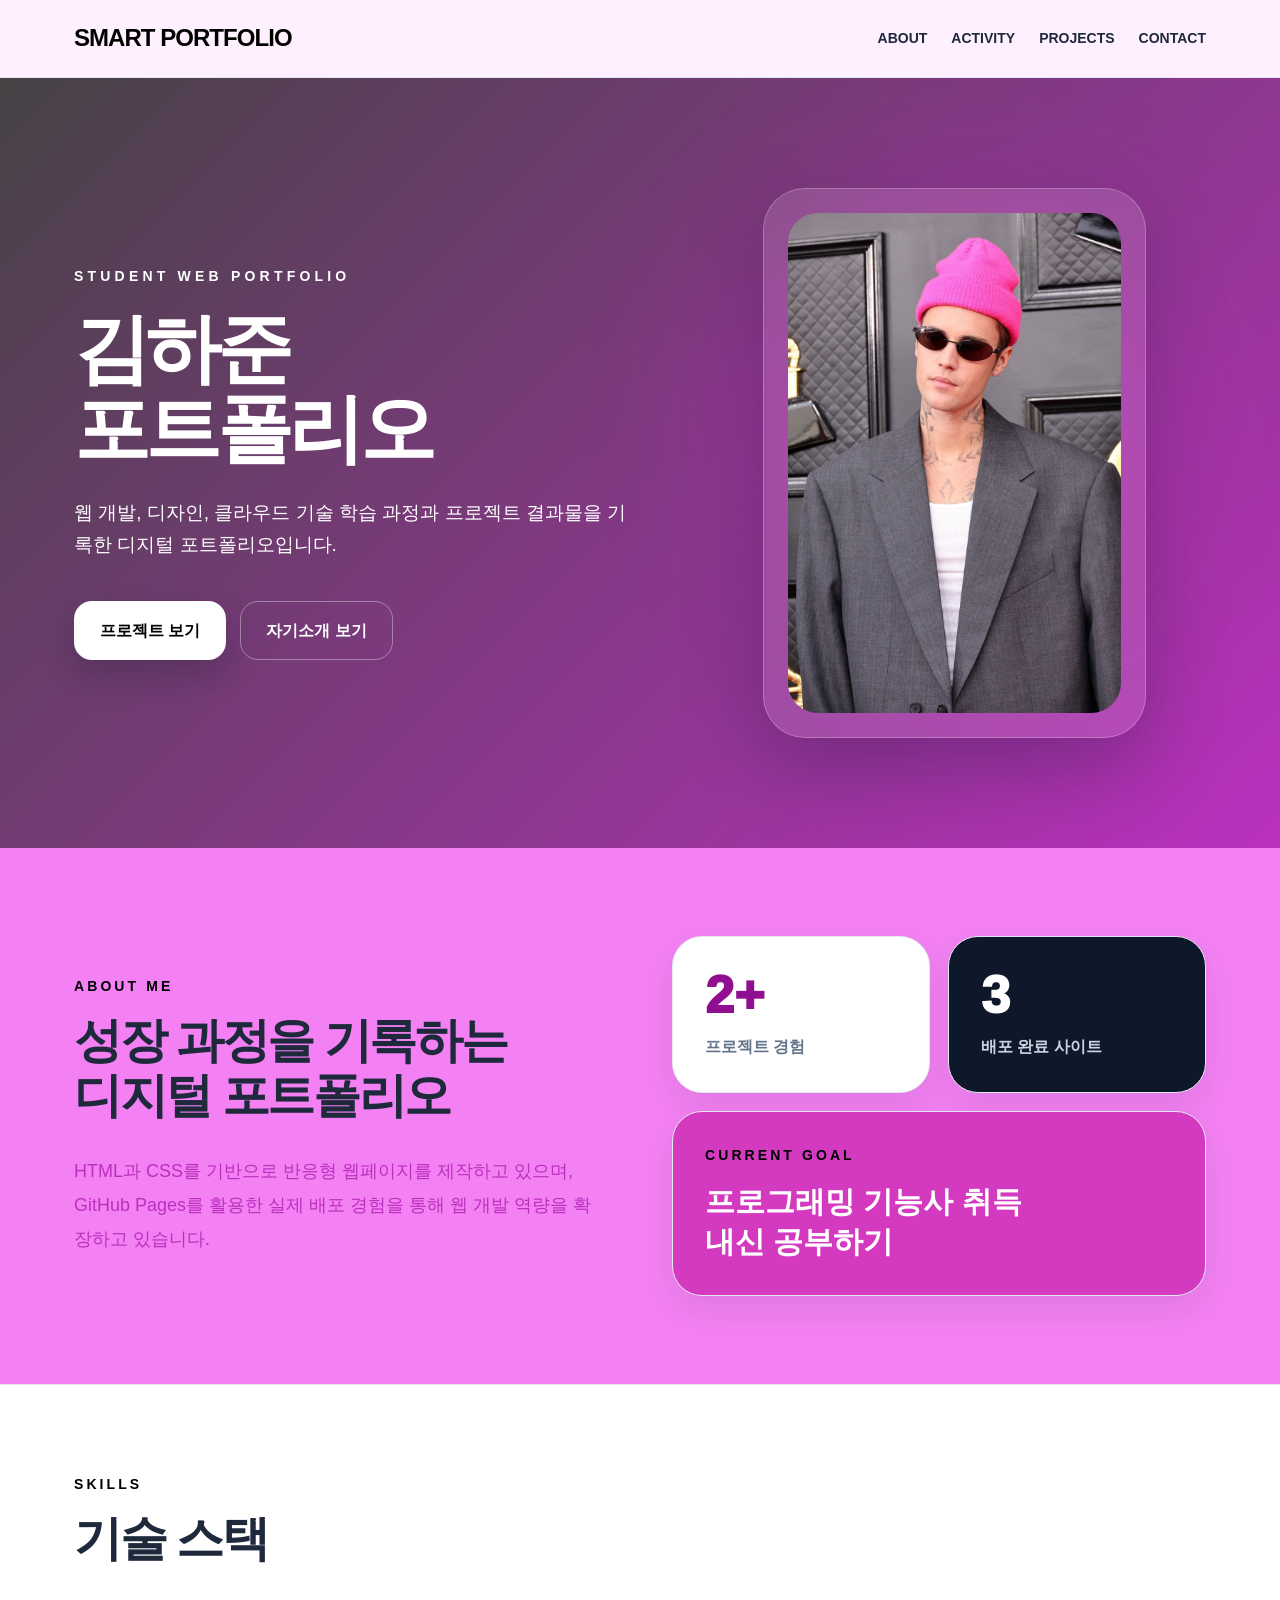
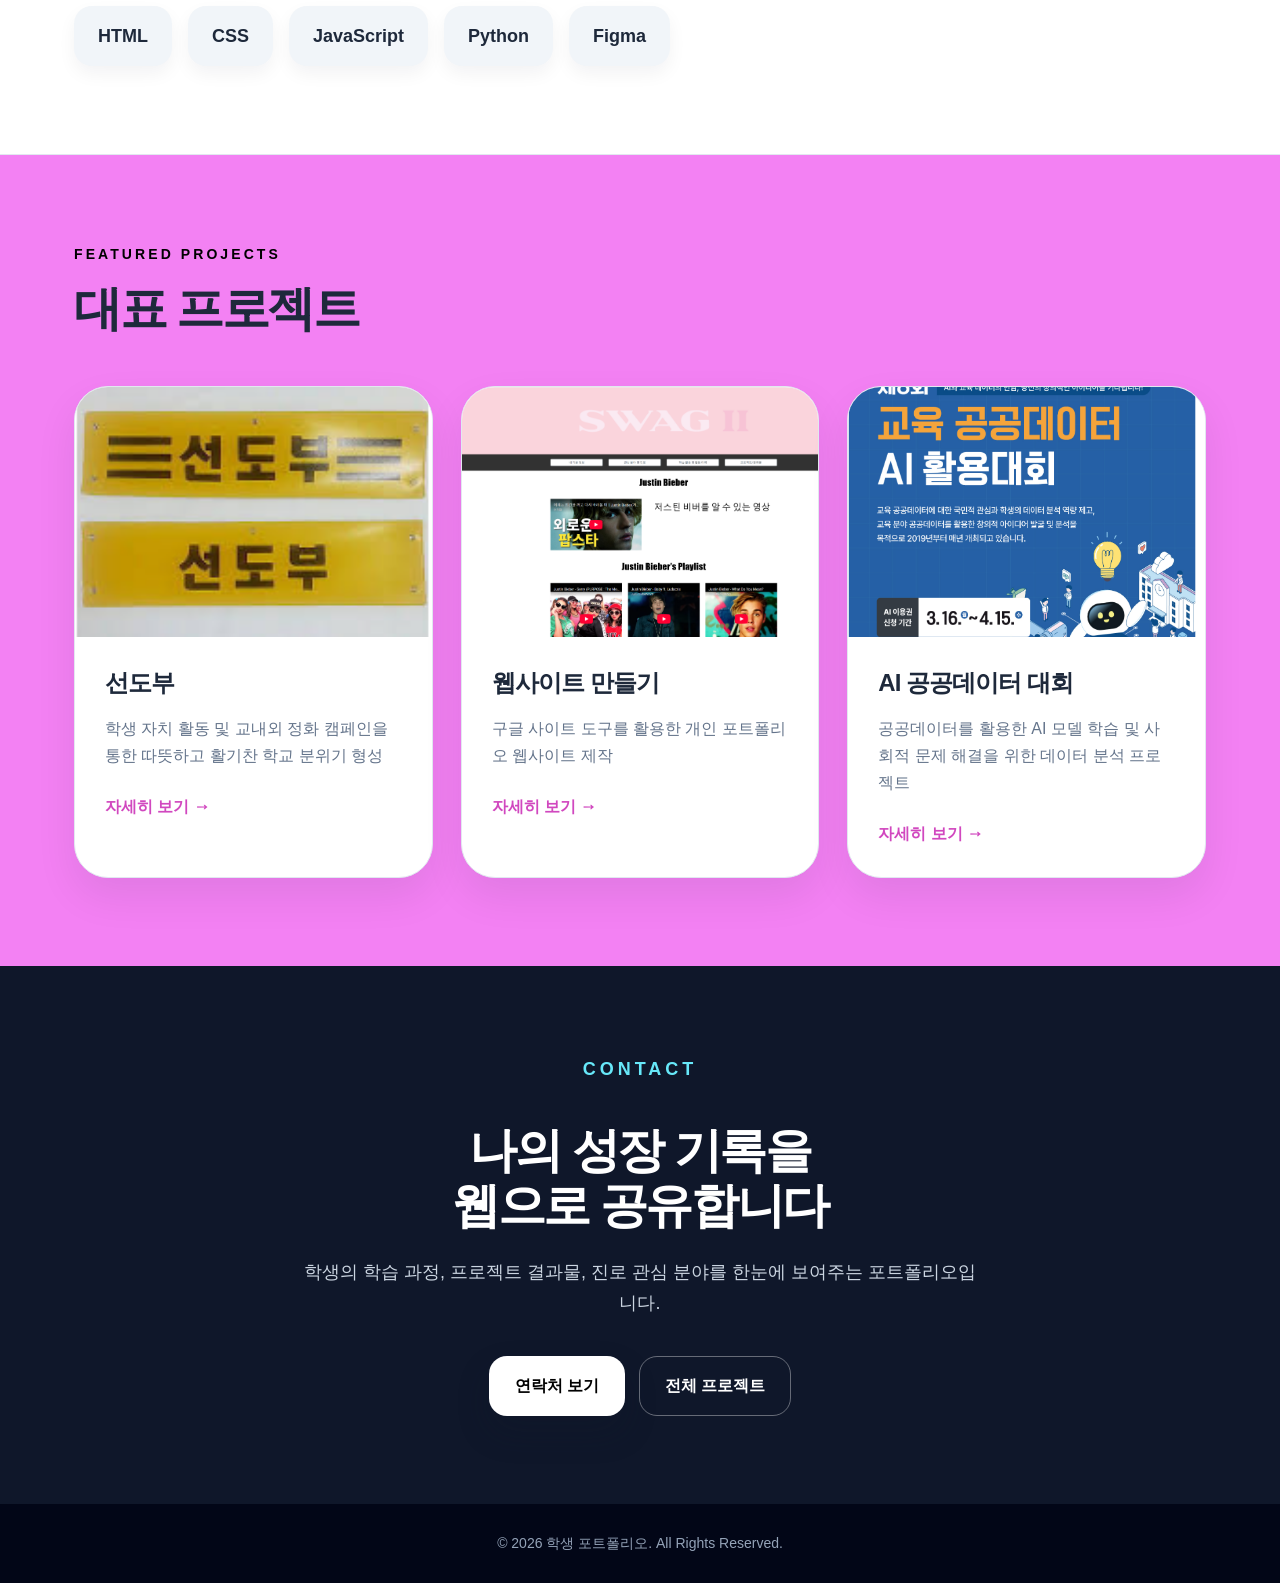
<file: index.html>
<!DOCTYPE html>
<html lang="ko">
<head>
  <meta charset="UTF-8" />
  <meta name="viewport" content="width=device-width, initial-scale=1.0" />
  <title>학생 포트폴리오</title>
  <link rel="stylesheet" href="css/style.css" />
</head>
<body>
  <header>
  <nav class="nav">
    <a href="index.html" class="logo">SMART PORTFOLIO</a>
    <ul class="menu">
      <li><a href="about.html" class="">ABOUT</a></li>
      <li><a href="activity.html" class="">ACTIVITY</a></li>
      <li><a href="projects.html" class="">PROJECTS</a></li>
      <li><a href="contact.html" class="">CONTACT</a></li>
    </ul>
  </nav>
</header>

  <section class="hero">
    <div class="hero-inner">
      <div>
        <p class="eyebrow">Student Web Portfolio</p>
        <h1>김하준<br>포트폴리오</h1>
        <p class="hero-desc">
          웹 개발, 디자인, 클라우드 기술 학습 과정과 프로젝트 결과물을 기록한 디지털 포트폴리오입니다.
        </p>
        <div class="button-group">
          <a href="projects.html" class="btn btn-primary">프로젝트 보기</a>
          <a href="about.html" class="btn btn-secondary">자기소개 보기</a>
        </div>
      </div>
      <div class="hero-card">
        <img src="images/08.jpg.jpg" alt="프로필 이미지">
      </div>
    </div>
  </section>

  <main>
    <section>
      <div class="about-grid">
        <div>
          <p class="section-kicker">About Me</p>
          <h2 class="section-title">성장 과정을 기록하는<br>디지털 포트폴리오</h2>
          <p class="lead">
            HTML과 CSS를 기반으로 반응형 웹페이지를 제작하고 있으며, GitHub Pages를 활용한 실제 배포 경험을 통해 웹 개발 역량을 확장하고 있습니다.
          </p>
        </div>
        <div class="stat-grid">
          <div class="stat-card">
            <div class="stat-number">2+</div>
            <p class="stat-label">프로젝트 경험</p>
          </div>
          <div class="stat-card dark">
            <div class="stat-number">3</div>
            <p class="stat-label">배포 완료 사이트</p>
          </div>
          <div class="stat-card accent">
            <p class="section-kicker" style="color:#000000;">Current Goal</p>
            <h3 style="font-size:30px; line-height:1.35;">프로그래밍 기능사 취득<br>내신 공부하기</h3>
          </div>
        </div>
      </div>
    </section>

    <div class="skills-wrap">
      <div class="skills-inner">
        <p class="section-kicker">Skills</p>
        <h2 class="section-title">기술 스택</h2>
        <div class="skills-list">
          <span class="skill">HTML</span>
          <span class="skill">CSS</span>
          <span class="skill">JavaScript</span>
          <span class="skill">Python</span>
          <span class="skill">Figma</span>
        </div>
      </div>
    </div>

    <section>
      <p class="section-kicker">Featured Projects</p>
      <h2 class="section-title">대표 프로젝트</h2>
      <div class="project-grid">
        <article class="project-card">
          <img src="images/15.jpg.png" alt="웹 프로젝트 이미지">
          <div class="project-body">
            <h3>선도부</h3>
            <p>학생 자치 활동 및 교내외 정화 캠페인을 통한 따뜻하고 활기찬 학교 분위기 형성</p>
            <a href="projects/project1.html" class="project-link">자세히 보기 →</a>
          </div>
        </article>
        <article class="project-card">
          <img src="images/03.jpg.png" alt="디자인 프로젝트 이미지">
          <div class="project-body">
            <h3>웹사이트 만들기</h3>
            <p>구글 사이트 도구를 활용한 개인 포트폴리오 웹사이트 제작</p>
            <a href="projects/project2.html" class="project-link">자세히 보기 →</a>
          </div>
        </article>
        <article class="project-card">
          <img src="images/14.jpg.png" alt="클라우드 프로젝트 이미지">
          <div class="project-body">
            <h3>AI 공공데이터 대회</h3>
            <p>공공데이터를 활용한 AI 모델 학습 및 사회적 문제 해결을 위한 데이터 분석 프로젝트</p>
            <a href="projects/project3.html" class="project-link">자세히 보기 →</a>
          </div>
        </article>
      </div>
    </section>
  </main>

  <div class="contact">
    <div class="contact-inner">
      <p class="section-kicker" style="color:#67e8f9;">Contact</p>
      <h2 class="section-title">나의 성장 기록을<br>웹으로 공유합니다</h2>
      <p>학생의 학습 과정, 프로젝트 결과물, 진로 관심 분야를 한눈에 보여주는 포트폴리오입니다.</p>
      <div class="button-group" style="justify-content:center;">
        <a href="contact.html" class="btn btn-primary">연락처 보기</a>
        <a href="projects.html" class="btn btn-secondary">전체 프로젝트</a>
      </div>
    </div>
  </div>

  <footer>
  © 2026 학생 포트폴리오. All Rights Reserved.
</footer>
</body>
</html>
</file>
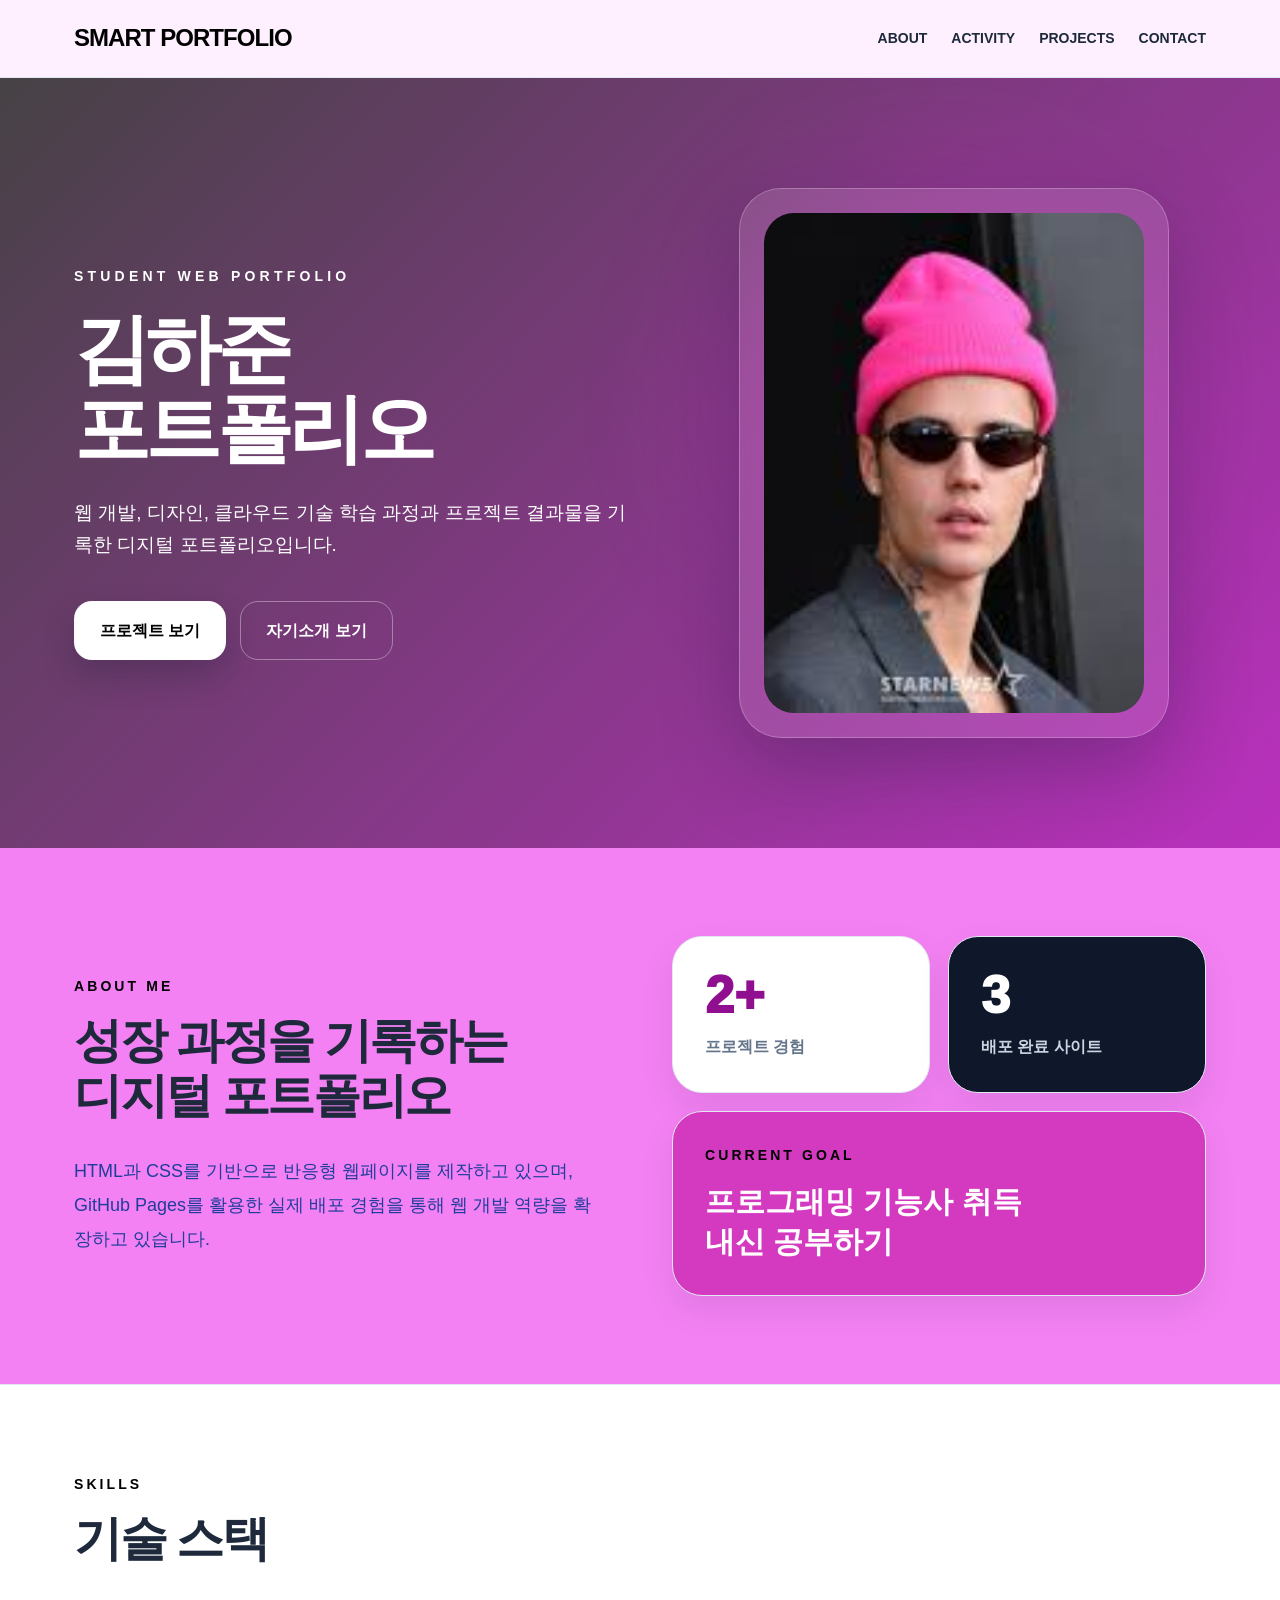
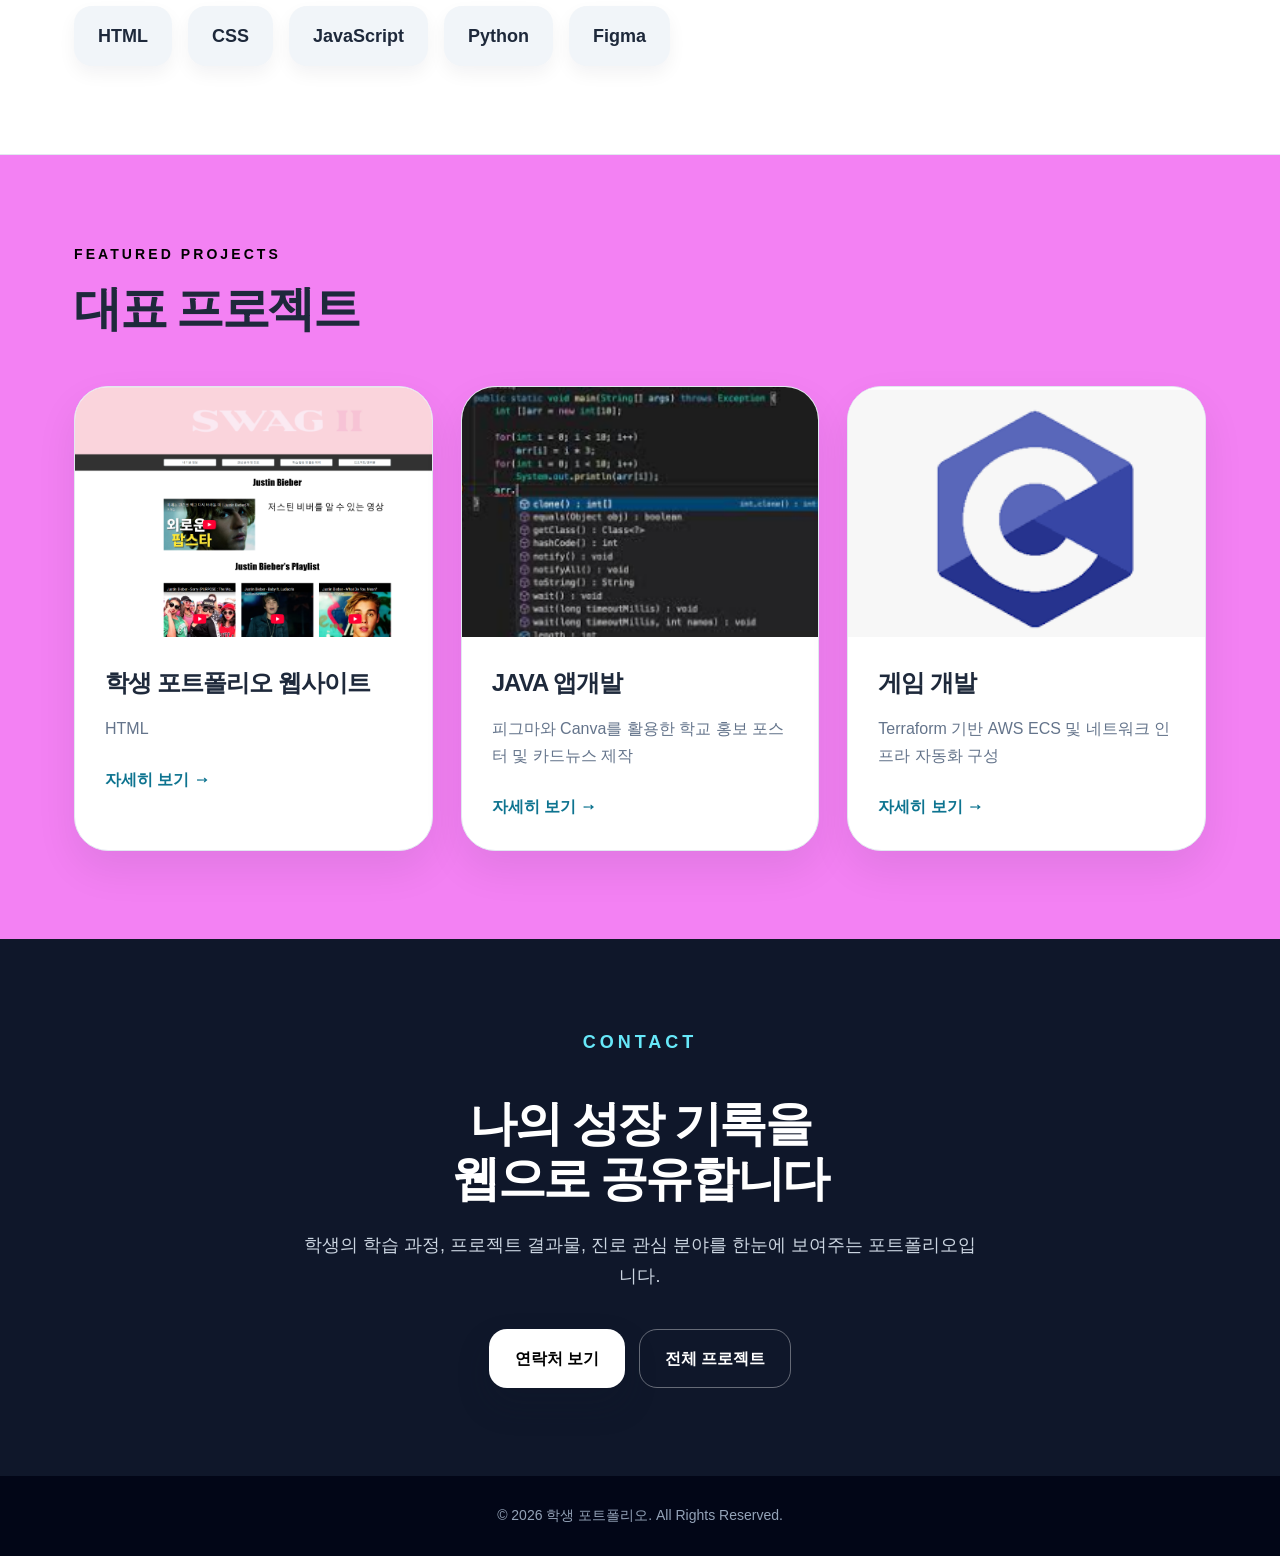
<file: smart-portfolio-main/smart-portfolio-main/index.html>
<!DOCTYPE html>
<html lang="ko">
<head>
  <meta charset="UTF-8" />
  <meta name="viewport" content="width=device-width, initial-scale=1.0" />
  <title>학생 포트폴리오</title>
  <link rel="stylesheet" href="css/style.css" />
</head>
<body>
  <header>
  <nav class="nav">
    <a href="index.html" class="logo">SMART PORTFOLIO</a>
    <ul class="menu">
      <li><a href="about.html" class="">ABOUT</a></li>
      <li><a href="activity.html" class="">ACTIVITY</a></li>
      <li><a href="projects.html" class="">PROJECTS</a></li>
      <li><a href="contact.html" class="">CONTACT</a></li>
    </ul>
  </nav>
</header>

  <section class="hero">
    <div class="hero-inner">
      <div>
        <p class="eyebrow">Student Web Portfolio</p>
        <h1>김하준<br>포트폴리오</h1>
        <p class="hero-desc">
          웹 개발, 디자인, 클라우드 기술 학습 과정과 프로젝트 결과물을 기록한 디지털 포트폴리오입니다.
        </p>
        <div class="button-group">
          <a href="projects.html" class="btn btn-primary">프로젝트 보기</a>
          <a href="about.html" class="btn btn-secondary">자기소개 보기</a>
        </div>
      </div>
      <div class="hero-card">
        <img src="images/01.jpg.jpg" alt="프로필 이미지">
      </div>
    </div>
  </section>

  <main>
    <section>
      <div class="about-grid">
        <div>
          <p class="section-kicker">About Me</p>
          <h2 class="section-title">성장 과정을 기록하는<br>디지털 포트폴리오</h2>
          <p class="lead">
            HTML과 CSS를 기반으로 반응형 웹페이지를 제작하고 있으며, GitHub Pages를 활용한 실제 배포 경험을 통해 웹 개발 역량을 확장하고 있습니다.
          </p>
        </div>
        <div class="stat-grid">
          <div class="stat-card">
            <div class="stat-number">2+</div>
            <p class="stat-label">프로젝트 경험</p>
          </div>
          <div class="stat-card dark">
            <div class="stat-number">3</div>
            <p class="stat-label">배포 완료 사이트</p>
          </div>
          <div class="stat-card accent">
            <p class="section-kicker" style="color:#000000;">Current Goal</p>
            <h3 style="font-size:30px; line-height:1.35;">프로그래밍 기능사 취득<br>내신 공부하기</h3>
          </div>
        </div>
      </div>
    </section>

    <div class="skills-wrap">
      <div class="skills-inner">
        <p class="section-kicker">Skills</p>
        <h2 class="section-title">기술 스택</h2>
        <div class="skills-list">
          <span class="skill">HTML</span>
          <span class="skill">CSS</span>
          <span class="skill">JavaScript</span>
          <span class="skill">Python</span>
          <span class="skill">Figma</span>
        </div>
      </div>
    </div>

    <section>
      <p class="section-kicker">Featured Projects</p>
      <h2 class="section-title">대표 프로젝트</h2>
      <div class="project-grid">
        <article class="project-card">
          <img src="images/03.jpg.png" alt="웹 프로젝트 이미지">
          <div class="project-body">
            <h3>학생 포트폴리오 웹사이트</h3>
            <p>HTML</p>
            <a href="projects/project1.html" class="project-link">자세히 보기 →</a>
          </div>
        </article>
        <article class="project-card">
          <img src="images/07,jpg.png" alt="디자인 프로젝트 이미지">
          <div class="project-body">
            <h3>JAVA 앱개발</h3>
            <p>피그마와 Canva를 활용한 학교 홍보 포스터 및 카드뉴스 제작</p>
            <a href="projects/project2.html" class="project-link">자세히 보기 →</a>
          </div>
        </article>
        <article class="project-card">
          <img src="images/06.jpg.png" alt="클라우드 프로젝트 이미지">
          <div class="project-body">
            <h3>게임 개발</h3>
            <p>Terraform 기반 AWS ECS 및 네트워크 인프라 자동화 구성</p>
            <a href="projects/project3.html" class="project-link">자세히 보기 →</a>
          </div>
        </article>
      </div>
    </section>
  </main>

  <div class="contact">
    <div class="contact-inner">
      <p class="section-kicker" style="color:#67e8f9;">Contact</p>
      <h2 class="section-title">나의 성장 기록을<br>웹으로 공유합니다</h2>
      <p>학생의 학습 과정, 프로젝트 결과물, 진로 관심 분야를 한눈에 보여주는 포트폴리오입니다.</p>
      <div class="button-group" style="justify-content:center;">
        <a href="contact.html" class="btn btn-primary">연락처 보기</a>
        <a href="projects.html" class="btn btn-secondary">전체 프로젝트</a>
      </div>
    </div>
  </div>

  <footer>
  © 2026 학생 포트폴리오. All Rights Reserved.
</footer>
</body>
</html>
</file>
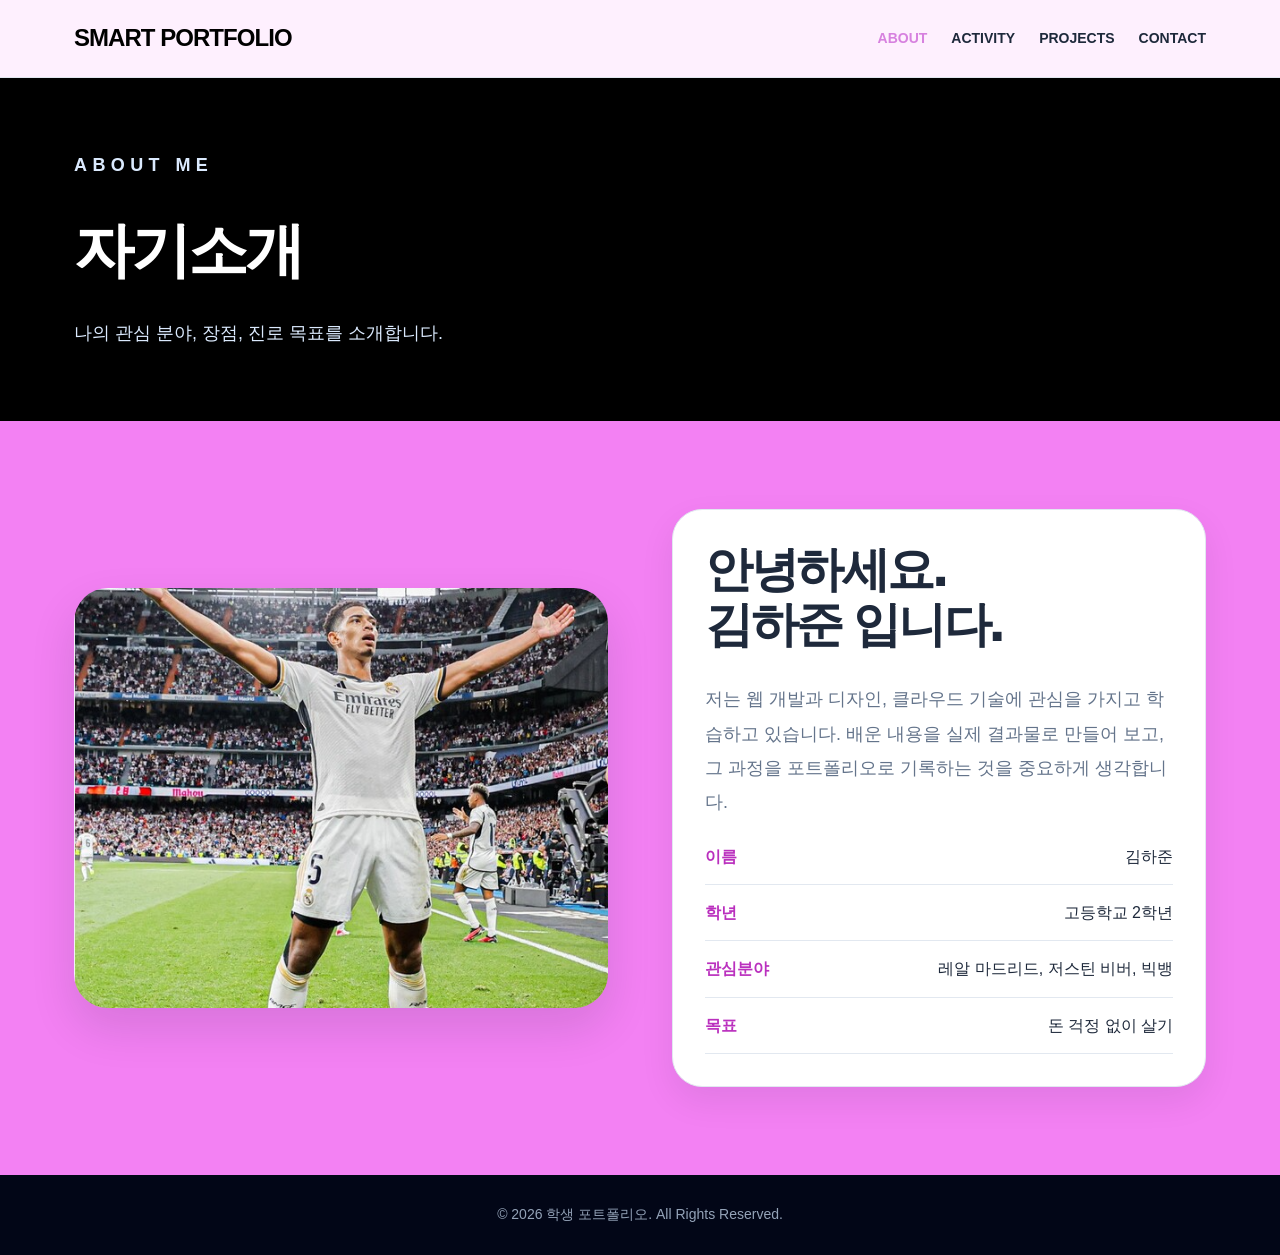
<file: about.html>
<!DOCTYPE html>
<html lang="ko">
<head>
  <meta charset="UTF-8" />
  <meta name="viewport" content="width=device-width, initial-scale=1.0" />
  <title>자기소개 | 학생 포트폴리오</title>
  <link rel="stylesheet" href="css/style.css" />
</head>
<body>
  <header>
  <nav class="nav">
    <a href="index.html" class="logo">SMART PORTFOLIO</a>
    <ul class="menu">
      <li><a href="about.html" class="active">ABOUT</a></li>
      <li><a href="activity.html" class="">ACTIVITY</a></li>
      <li><a href="projects.html" class="">PROJECTS</a></li>
      <li><a href="contact.html" class="">CONTACT</a></li>
    </ul>
  </nav>
</header>
  <div class="page-title">
    <div class="page-title-inner">
      <p class="eyebrow">About Me</p>
      <h1>자기소개</h1>
      <p>나의 관심 분야, 장점, 진로 목표를 소개합니다.</p>
    </div>
  </div>

  <main>
    <section class="two-grid">
      <div class="detail-image">
        <img src="images/13.jpg.png" alt="자기소개 이미지">
      </div>
      <div class="card">
        <h2 class="section-title">안녕하세요.<br>김하준 입니다.</h2>
        <p class="lead">
          저는 웹 개발과 디자인, 클라우드 기술에 관심을 가지고 학습하고 있습니다. 배운 내용을 실제 결과물로 만들어 보고, 그 과정을 포트폴리오로 기록하는 것을 중요하게 생각합니다.
        </p>
        <div class="info-list">
          <div class="info-item"><strong>이름</strong><span>김하준</span></div>
          <div class="info-item"><strong>학년</strong><span>고등학교 2학년</span></div>
          <div class="info-item"><strong>관심분야</strong><span>레알 마드리드, 저스틴 비버, 빅뱅</span></div>
          <div class="info-item"><strong>목표</strong><span>돈 걱정 없이 살기</span></div>
        </div>
      </div>
    </section>
  </main>
  <footer>
  © 2026 학생 포트폴리오. All Rights Reserved.
</footer>
</body>
</html>
</file>
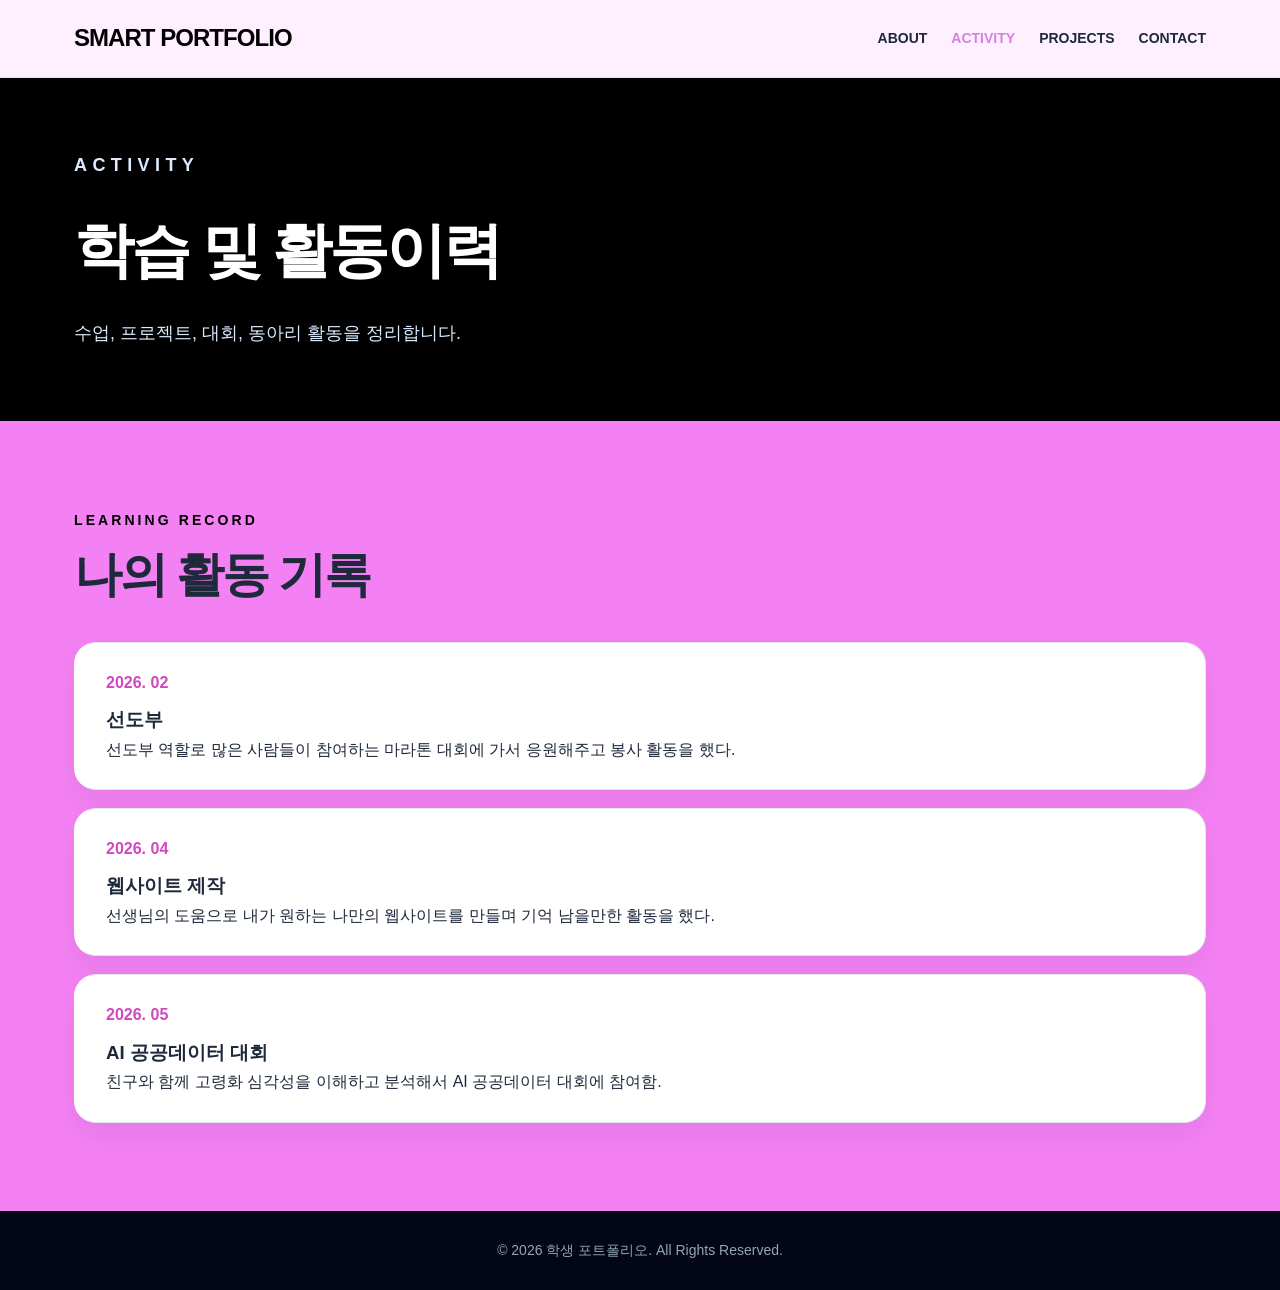
<file: activity.html>
<!DOCTYPE html>
<html lang="ko">
<head>
  <meta charset="UTF-8" />
  <meta name="viewport" content="width=device-width, initial-scale=1.0" />
  <title>활동이력 | 학생 포트폴리오</title>
  <link rel="stylesheet" href="css/style.css" />
</head>
<body>
  <header>
  <nav class="nav">
    <a href="index.html" class="logo">SMART PORTFOLIO</a>
    <ul class="menu">
      <li><a href="about.html" class="">ABOUT</a></li>
      <li><a href="activity.html" class="active">ACTIVITY</a></li>
      <li><a href="projects.html" class="">PROJECTS</a></li>
      <li><a href="contact.html" class="">CONTACT</a></li>
    </ul>
  </nav>
</header>
  <div class="page-title">
    <div class="page-title-inner">
      <p class="eyebrow">Activity</p>
      <h1>학습 및 활동이력</h1>
      <p>수업, 프로젝트, 대회, 동아리 활동을 정리합니다.</p>
    </div>
  </div>

  <main>
    <section>
      <p class="section-kicker">Learning Record</p>
      <h2 class="section-title">나의 활동 기록</h2>
      <div class="timeline">
        <div class="timeline-item">
          <span>2026. 02</span>
          <h3>선도부</h3>
          <p>선도부 역할로 많은 사람들이 참여하는 마라톤 대회에 가서 응원해주고 봉사 활동을 했다.</p>
        </div>
        <div class="timeline-item">
          <span>2026. 04</span>
          <h3>웹사이트 제작</h3>
          <p>선생님의 도움으로 내가 원하는 나만의 웹사이트를 만들며 기억 남을만한 활동을 했다.</p>
        </div>
        <div class="timeline-item">
          <span>2026. 05</span>
          <h3>AI 공공데이터 대회</h3>
          <p>친구와 함께 고령화 심각성을 이해하고 분석해서 AI 공공데이터 대회에 참여함.</p>
        </div>
      </div>
    </section>
  </main>
  <footer>
  © 2026 학생 포트폴리오. All Rights Reserved.
</footer>
</body>
</html>
</file>
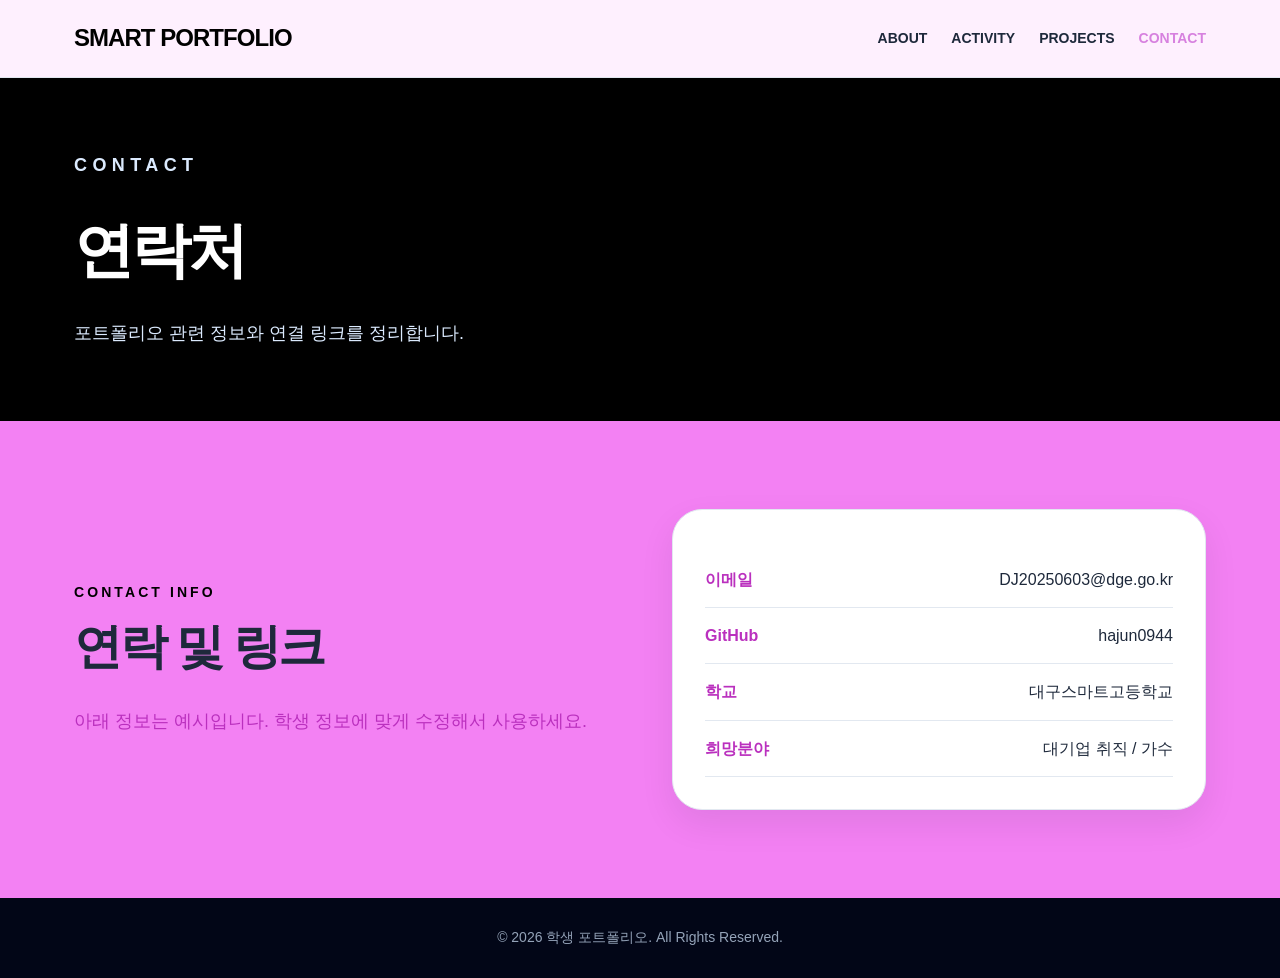
<file: contact.html>
<!DOCTYPE html>
<html lang="ko">
<head>
  <meta charset="UTF-8" />
  <meta name="viewport" content="width=device-width, initial-scale=1.0" />
  <title>연락처 | 학생 포트폴리오</title>
  <link rel="stylesheet" href="css/style.css" />
</head>
<body>
  <header>
  <nav class="nav">
    <a href="index.html" class="logo">SMART PORTFOLIO</a>
    <ul class="menu">
      <li><a href="about.html" class="">ABOUT</a></li>
      <li><a href="activity.html" class="">ACTIVITY</a></li>
      <li><a href="projects.html" class="">PROJECTS</a></li>
      <li><a href="contact.html" class="active">CONTACT</a></li>
    </ul>
  </nav>
</header>
  <div class="page-title">
    <div class="page-title-inner">
      <p class="eyebrow">Contact</p>
      <h1>연락처</h1>
      <p>포트폴리오 관련 정보와 연결 링크를 정리합니다.</p>
    </div>
  </div>

  <main>
    <section class="two-grid">
      <div>
        <p class="section-kicker">Contact Info</p>
        <h2 class="section-title">연락 및 링크</h2>
        <p class="lead">아래 정보는 예시입니다. 학생 정보에 맞게 수정해서 사용하세요.</p>
      </div>
      <div class="card">
        <div class="info-list">
          <div class="info-item"><strong>이메일</strong><span>DJ20250603@dge.go.kr</span></div>
          <div class="info-item"><strong>GitHub</strong><span>hajun0944</span></div>
          <div class="info-item"><strong>학교</strong><span>대구스마트고등학교</span></div>
          <div class="info-item"><strong>희망분야</strong><span>대기업 취직 / 가수</span></div>
        </div>
      </div>
    </section>
  </main>
  <footer>
  © 2026 학생 포트폴리오. All Rights Reserved.
</footer>
</body>
</html>
</file>
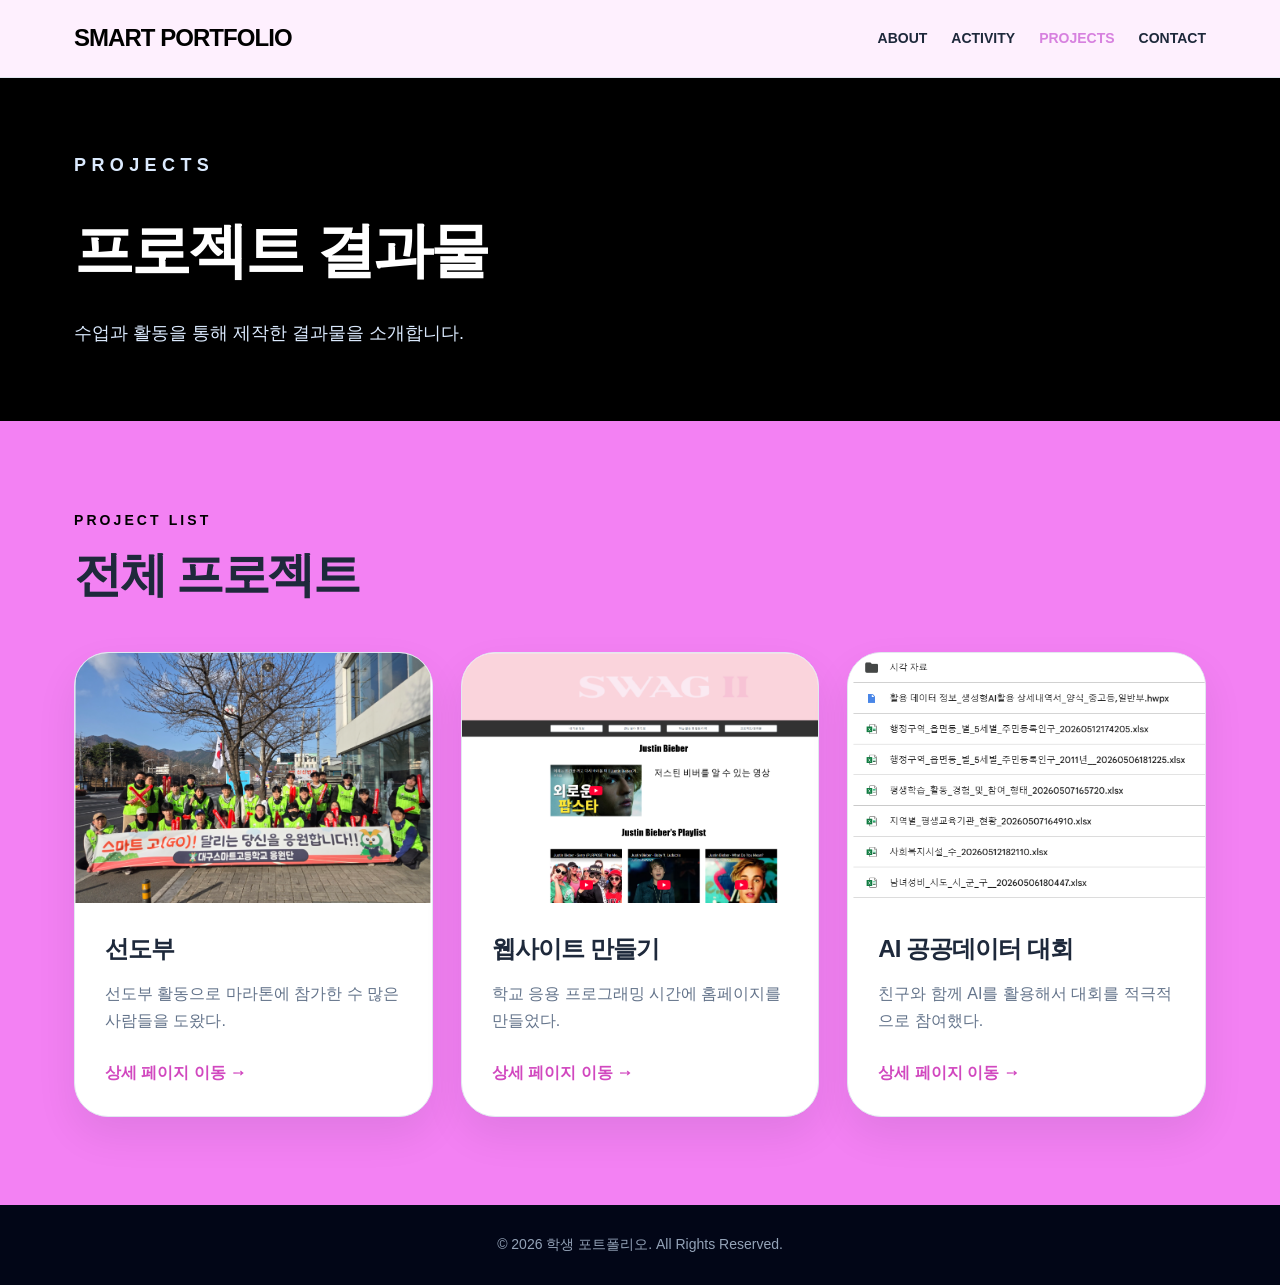
<file: projects.html>
<!DOCTYPE html>
<html lang="ko">
<head>
  <meta charset="UTF-8" />
  <meta name="viewport" content="width=device-width, initial-scale=1.0" />
  <title>프로젝트 | 학생 포트폴리오</title>
  <link rel="stylesheet" href="css/style.css" />
</head>
<body>
  <header>
  <nav class="nav">
    <a href="index.html" class="logo">SMART PORTFOLIO</a>
    <ul class="menu">
      <li><a href="about.html" class="">ABOUT</a></li>
      <li><a href="activity.html" class="">ACTIVITY</a></li>
      <li><a href="projects.html" class="active">PROJECTS</a></li>
      <li><a href="contact.html" class="">CONTACT</a></li>
    </ul>
  </nav>
</header>
  <div class="page-title">
    <div class="page-title-inner">
      <p class="eyebrow">Projects</p>
      <h1>프로젝트 결과물</h1>
      <p>수업과 활동을 통해 제작한 결과물을 소개합니다.</p>
    </div>
  </div>

  <main>
    <section>
      <p class="section-kicker">Project List</p>
      <h2 class="section-title">전체 프로젝트</h2>
      <div class="project-grid">
        <article class="project-card">
          <img src="images/11.jpg.png" alt="웹사이트 프로젝트 이미지">
          <div class="project-body">
            <h3>선도부</h3>
            <p>선도부 활동으로 마라톤에 참가한 수 많은 사람들을 도왔다.</p>
            <a href="projects/project1.html" class="project-link">상세 페이지 이동 →</a>
          </div>
        </article>
        <article class="project-card">
          <img src="images/03.jpg.png" alt="디자인 프로젝트 이미지">
          <div class="project-body">
            <h3>웹사이트 만들기</h3>
            <p>학교 응용 프로그래밍 시간에 홈페이지를 만들었다.</p>
            <a href="projects/project2.html" class="project-link">상세 페이지 이동 →</a>
          </div>
        </article>
        <article class="project-card">
          <img src="images/12.jpg.png" alt="클라우드 프로젝트 이미지">
          <div class="project-body">
            <h3>AI 공공데이터 대회</h3>
            <p>친구와 함께 AI를 활용해서 대회를 적극적으로 참여했다.</p>
            <a href="projects/project3.html" class="project-link">상세 페이지 이동 →</a>
          </div>
        </article>
      </div>
    </section>
  </main>
  <footer>
  © 2026 학생 포트폴리오. All Rights Reserved.
</footer>
</body>
</html>
</file>
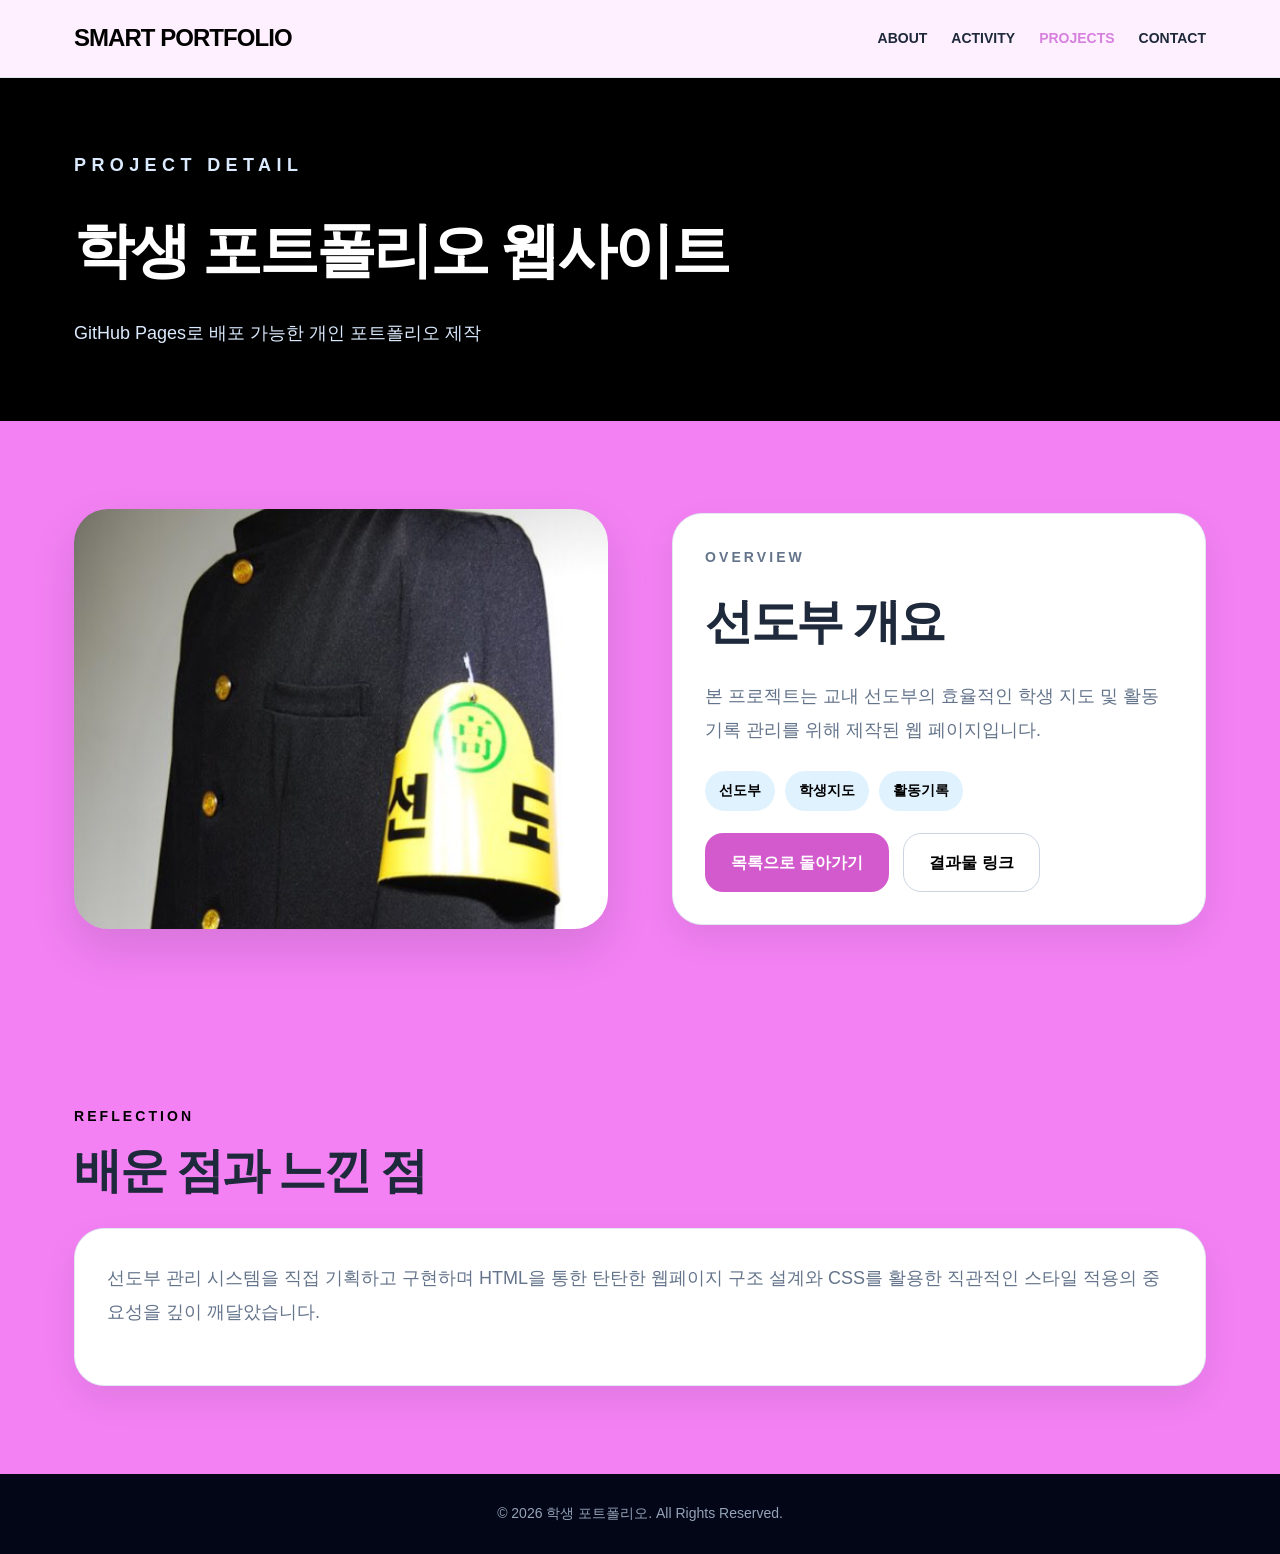
<file: projects/project1.html>
<!DOCTYPE html>
<html lang="ko">
<head>
  <meta charset="UTF-8" />
  <meta name="viewport" content="width=device-width, initial-scale=1.0" />
  <title>학생 포트폴리오 웹사이트 | 학생 포트폴리오</title>
  <link rel="stylesheet" href="../css/style.css" />
</head>
<body>
  <header>
    <nav class="nav">
      <a href="../index.html" class="logo">SMART PORTFOLIO</a>
      <ul class="menu">
        <li><a href="../about.html">ABOUT</a></li>
        <li><a href="../activity.html">ACTIVITY</a></li>
        <li><a href="../projects.html" class="active">PROJECTS</a></li>
        <li><a href="../contact.html">CONTACT</a></li>
      </ul>
    </nav>
  </header>

  <div class="page-title">
    <div class="page-title-inner">
      <p class="eyebrow">Project Detail</p>
      <h1>학생 포트폴리오 웹사이트</h1>
      <p>GitHub Pages로 배포 가능한 개인 포트폴리오 제작</p>
    </div>
  </div>

  <main>
    <section class="two-grid">
      <div class="detail-image">
        <img src="images/02.jpg.png" alt="학생 포트폴리오 웹사이트 이미지">
      </div>
      <div class="card">
        <p class="section-kicker">Overview</p>
        <h2 class="section-title">선도부 개요</h2>
        <p class="lead">
          본 프로젝트는 교내 선도부의 효율적인 학생 지도 및 활동 기록 관리를 위해 제작된 웹 페이지입니다.
        </p>
        <div class="badge-list">
          <span class="badge">선도부</span>
          <span class="badge">학생지도</span>
          <span class="badge">활동기록</span>
        </div>
        <div class="button-group">
          <a href="../projects.html" class="btn btn-dark">목록으로 돌아가기</a>
          <a href="https://smart.dge.hs.kr/daejungh/na/ntt/selectNttInfo.do?mi=10064485&bbsId=10064485&nttSn=41078521" class="btn btn-outline" target="_blank">결과물 링크</a>
        </div>
      </div>
    </section>

    <section>
      <p class="section-kicker">Reflection</p>
      <h2 class="section-title">배운 점과 느낀 점</h2>
      <div class="card">
        <p class="lead">
          선도부 관리 시스템을 직접 기획하고 구현하며 HTML을 통한 탄탄한 웹페이지 구조 설계와 CSS를 활용한 직관적인 스타일 적용의 중요성을 깊이 깨달았습니다.
        </p>
      </div>
    </section>
  </main>
  <footer>
  © 2026 학생 포트폴리오. All Rights Reserved.
</footer>
</body>
</html>
</file>
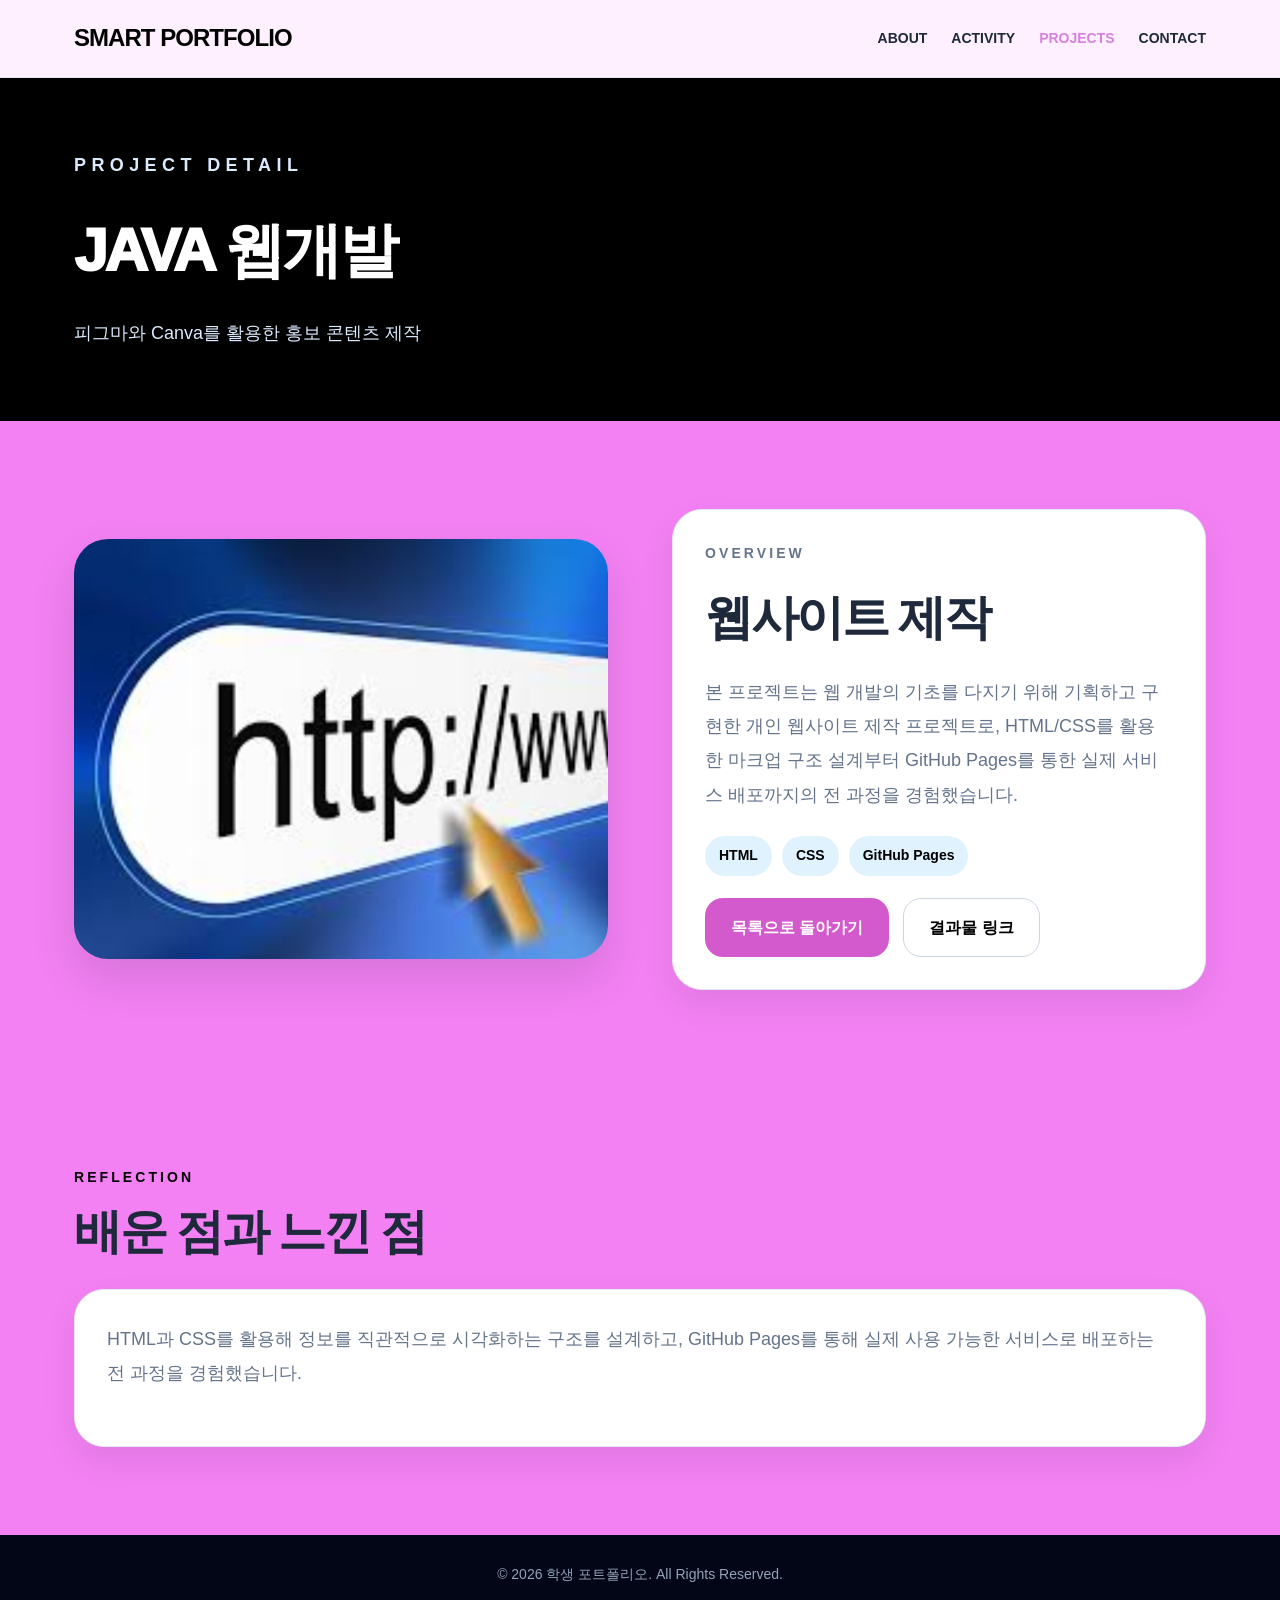
<file: projects/project2.html>
<!DOCTYPE html>
<html lang="ko">
<head>
  <meta charset="UTF-8" />
  <meta name="viewport" content="width=device-width, initial-scale=1.0" />
  <title>학교 홍보 디자인 | 학생 포트폴리오</title>
  <link rel="stylesheet" href="../css/style.css" />
</head>
<body>
  <header>
    <nav class="nav">
      <a href="../index.html" class="logo">SMART PORTFOLIO</a>
      <ul class="menu">
        <li><a href="../about.html">ABOUT</a></li>
        <li><a href="../activity.html">ACTIVITY</a></li>
        <li><a href="../projects.html" class="active">PROJECTS</a></li>
        <li><a href="../contact.html">CONTACT</a></li>
      </ul>
    </nav>
  </header>

  <div class="page-title">
    <div class="page-title-inner">
      <p class="eyebrow">Project Detail</p>
      <h1>JAVA 웹개발</h1>
      <p>피그마와 Canva를 활용한 홍보 콘텐츠 제작</p>
    </div>
  </div>

  <main>
    <section class="two-grid">
      <div class="detail-image">
        <img src="images/04.jpg.png" alt="학교 홍보 디자인 이미지">
      </div>
      <div class="card">
        <p class="section-kicker">Overview</p>
        <h2 class="section-title">웹사이트 제작</h2>
        <p class="lead">
          본 프로젝트는 웹 개발의 기초를 다지기 위해 기획하고 구현한 개인 웹사이트 제작 프로젝트로, HTML/CSS를 활용한 마크업 구조 설계부터 GitHub Pages를 통한 실제 서비스 배포까지의 전 과정을 경험했습니다.
        </p>
        <div class="badge-list">
          <span class="badge">HTML</span>
          <span class="badge">CSS</span>
          <span class="badge">GitHub Pages</span>
        </div>
        <div class="button-group">
          <a href="../projects.html" class="btn btn-dark">목록으로 돌아가기</a>
          <a href="https://sites.google.com/dge.go.kr/smart05/%ED%99%88" class="btn btn-outline" target="_blank">결과물 링크</a>
        </div>
      </div>
    </section>

    <section>
      <p class="section-kicker">Reflection</p>
      <h2 class="section-title">배운 점과 느낀 점</h2>
      <div class="card">
        <p class="lead">
          HTML과 CSS를 활용해 정보를 직관적으로 시각화하는 구조를 설계하고, GitHub Pages를 통해 실제 사용 가능한 서비스로 배포하는 전 과정을 경험했습니다.
        </p>
      </div>
    </section>
  </main>
  <footer>
  © 2026 학생 포트폴리오. All Rights Reserved.
</footer>
</body>
</html>
</file>
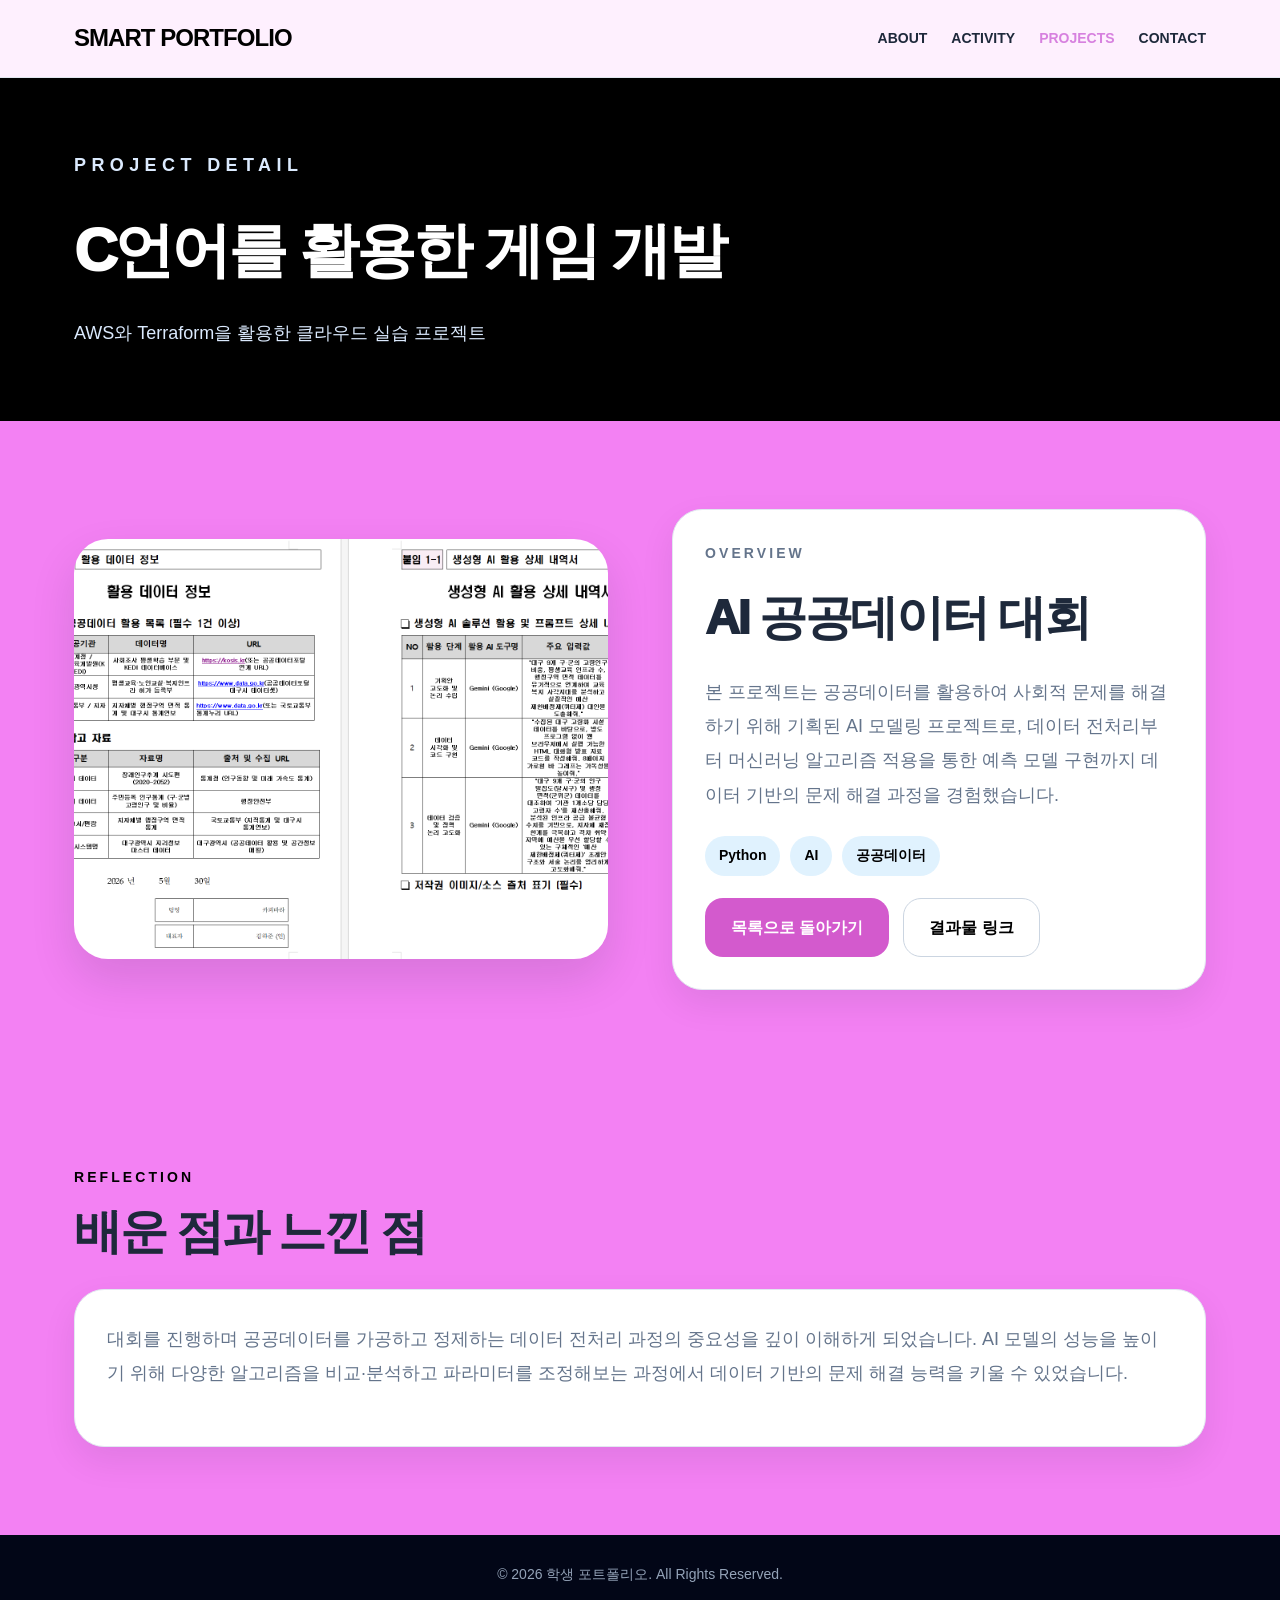
<file: projects/project3.html>
<!DOCTYPE html>
<html lang="ko">
<head>
  <meta charset="UTF-8" />
  <meta name="viewport" content="width=device-width, initial-scale=1.0" />
  <title>C언어를 활용한 게임 개발 | 학생 포트폴리오</title>
  <link rel="stylesheet" href="../css/style.css" />
</head>
<body>
  <header>
    <nav class="nav">
      <a href="../index.html" class="logo">SMART PORTFOLIO</a>
      <ul class="menu">
        <li><a href="../about.html">ABOUT</a></li>
        <li><a href="../activity.html">ACTIVITY</a></li>
        <li><a href="../projects.html" class="active">PROJECTS</a></li>
        <li><a href="../contact.html">CONTACT</a></li>
      </ul>
    </nav>
  </header>

  <div class="page-title">
    <div class="page-title-inner">
      <p class="eyebrow">Project Detail</p>
      <h1>C언어를 활용한 게임 개발</h1>
      <p>AWS와 Terraform을 활용한 클라우드 실습 프로젝트</p>
    </div>
  </div>

  <main>
    <section class="two-grid">
      <div class="detail-image">
        <img src="images/01.jpg.png" alt="C언어를 활용한 게임 개발">
      </div>
      <div class="card">
        <p class="section-kicker">Overview</p>
        <h2 class="section-title">AI 공공데이터 대회</h2>
        <p class="lead">
          본 프로젝트는 공공데이터를 활용하여 사회적 문제를 해결하기 위해 기획된 AI 모델링 프로젝트로, 데이터 전처리부터 머신러닝 알고리즘 적용을 통한 예측 모델 구현까지 데이터 기반의 문제 해결 과정을 경험했습니다.
        </p>
        <div class="badge-list">
          <span class="badge">Python</span>
          <span class="badge">AI</span>
          <span class="badge">공공데이터</span>
        </div>
        <div class="button-group">
          <a href="../projects.html" class="btn btn-dark">목록으로 돌아가기</a>
          <a href="https://data.edmgr.kr/board/boardDetailView.do?id=80&board_type_id=9" class="btn btn-outline" target="_blank">결과물 링크</a>
        </div>
      </div>
    </section>

    <section>
      <p class="section-kicker">Reflection</p>
      <h2 class="section-title">배운 점과 느낀 점</h2>
      <div class="card">
        <p class="lead">
          대회를 진행하며 공공데이터를 가공하고 정제하는 데이터 전처리 과정의 중요성을 깊이 이해하게 되었습니다. AI 모델의 성능을 높이기 위해 다양한 알고리즘을 비교·분석하고 파라미터를 조정해보는 과정에서 데이터 기반의 문제 해결 능력을 키울 수 있었습니다.
        </p>
      </div>
    </section>
  </main>
  <footer>
  © 2026 학생 포트폴리오. All Rights Reserved.
</footer>
</body>
</html>
</file>
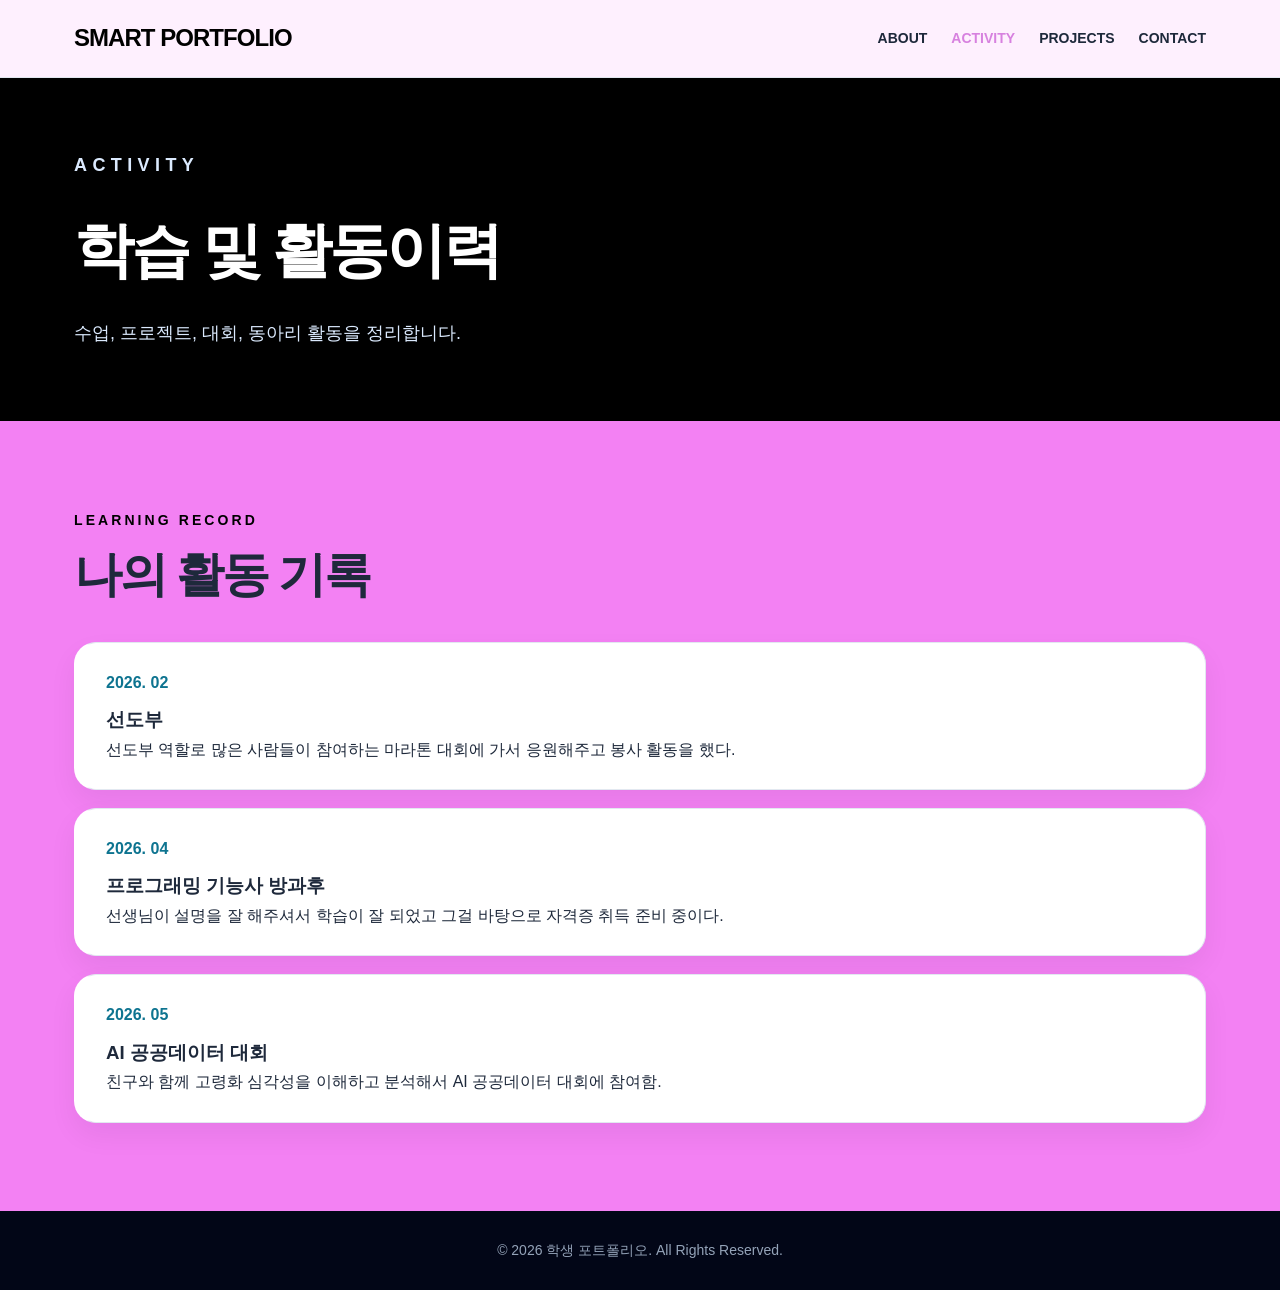
<file: smart-portfolio-main/smart-portfolio-main/activity.html>
<!DOCTYPE html>
<html lang="ko">
<head>
  <meta charset="UTF-8" />
  <meta name="viewport" content="width=device-width, initial-scale=1.0" />
  <title>활동이력 | 학생 포트폴리오</title>
  <link rel="stylesheet" href="css/style.css" />
</head>
<body>
  <header>
  <nav class="nav">
    <a href="index.html" class="logo">SMART PORTFOLIO</a>
    <ul class="menu">
      <li><a href="about.html" class="">ABOUT</a></li>
      <li><a href="activity.html" class="active">ACTIVITY</a></li>
      <li><a href="projects.html" class="">PROJECTS</a></li>
      <li><a href="contact.html" class="">CONTACT</a></li>
    </ul>
  </nav>
</header>
  <div class="page-title">
    <div class="page-title-inner">
      <p class="eyebrow">Activity</p>
      <h1>학습 및 활동이력</h1>
      <p>수업, 프로젝트, 대회, 동아리 활동을 정리합니다.</p>
    </div>
  </div>

  <main>
    <section>
      <p class="section-kicker">Learning Record</p>
      <h2 class="section-title">나의 활동 기록</h2>
      <div class="timeline">
        <div class="timeline-item">
          <span>2026. 02</span>
          <h3>선도부</h3>
          <p>선도부 역할로 많은 사람들이 참여하는 마라톤 대회에 가서 응원해주고 봉사 활동을 했다.</p>
        </div>
        <div class="timeline-item">
          <span>2026. 04</span>
          <h3>프로그래밍 기능사 방과후</h3>
          <p>선생님이 설명을 잘 해주셔서 학습이 잘 되었고 그걸 바탕으로 자격증 취득 준비 중이다.</p>
        </div>
        <div class="timeline-item">
          <span>2026. 05</span>
          <h3>AI 공공데이터 대회</h3>
          <p>친구와 함께 고령화 심각성을 이해하고 분석해서 AI 공공데이터 대회에 참여함.</p>
        </div>
      </div>
    </section>
  </main>
  <footer>
  © 2026 학생 포트폴리오. All Rights Reserved.
</footer>
</body>
</html>
</file>
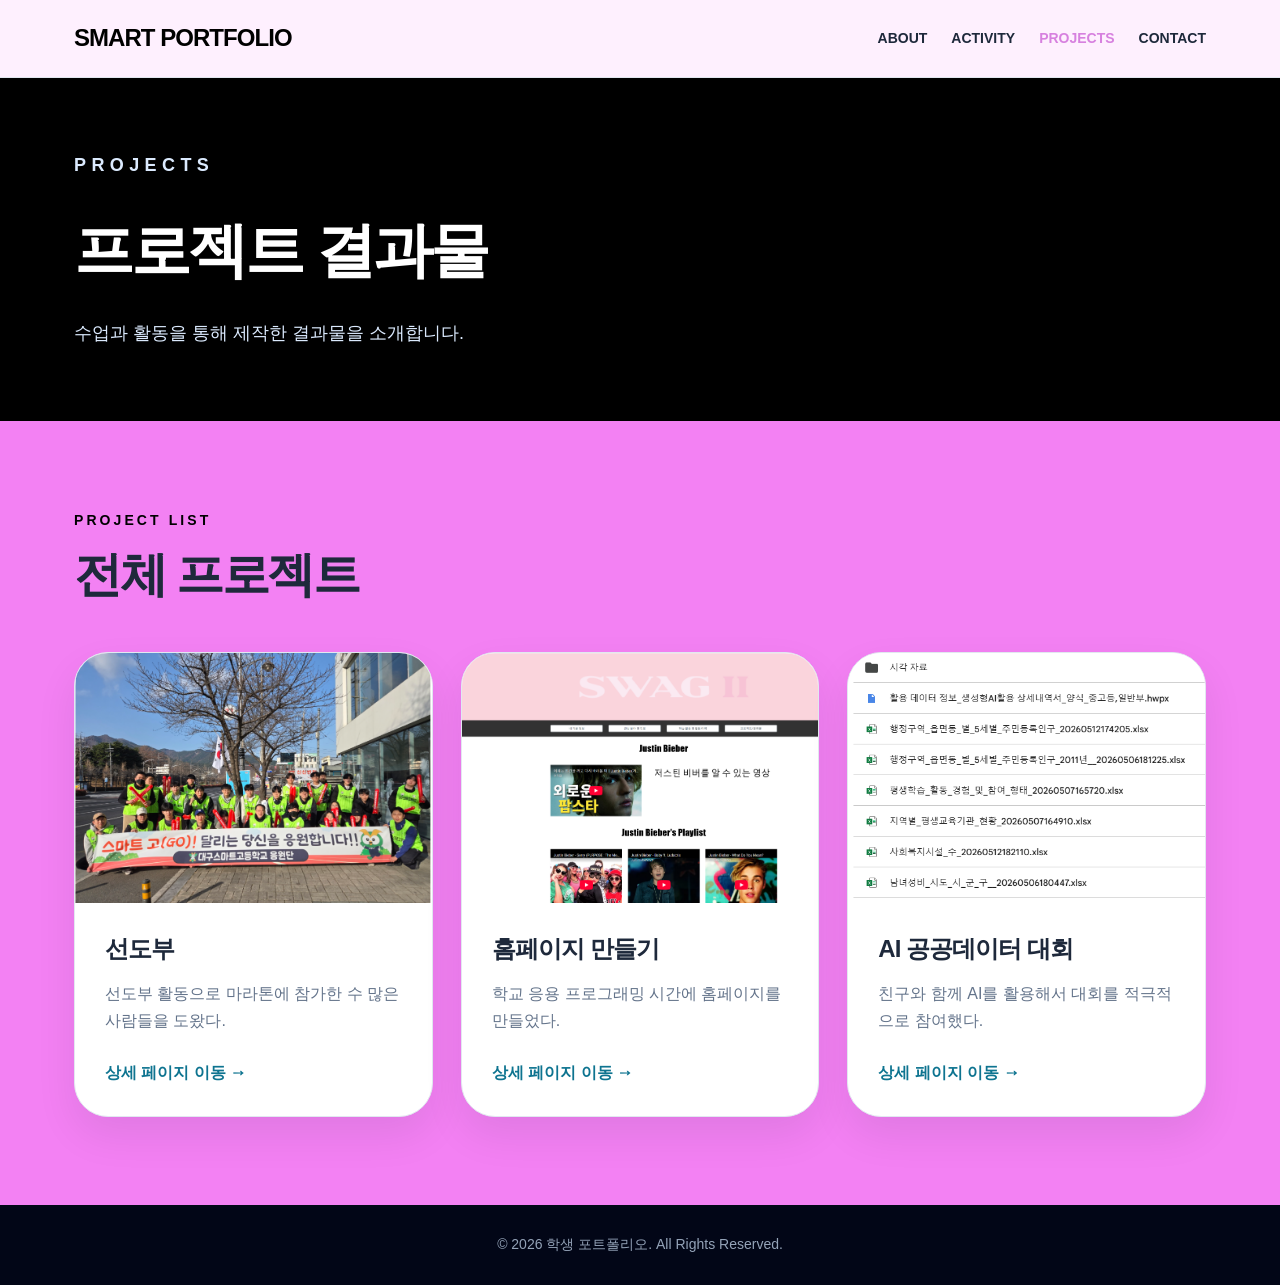
<file: smart-portfolio-main/smart-portfolio-main/projects.html>
<!DOCTYPE html>
<html lang="ko">
<head>
  <meta charset="UTF-8" />
  <meta name="viewport" content="width=device-width, initial-scale=1.0" />
  <title>프로젝트 | 학생 포트폴리오</title>
  <link rel="stylesheet" href="css/style.css" />
</head>
<body>
  <header>
  <nav class="nav">
    <a href="index.html" class="logo">SMART PORTFOLIO</a>
    <ul class="menu">
      <li><a href="about.html" class="">ABOUT</a></li>
      <li><a href="activity.html" class="">ACTIVITY</a></li>
      <li><a href="projects.html" class="active">PROJECTS</a></li>
      <li><a href="contact.html" class="">CONTACT</a></li>
    </ul>
  </nav>
</header>
  <div class="page-title">
    <div class="page-title-inner">
      <p class="eyebrow">Projects</p>
      <h1>프로젝트 결과물</h1>
      <p>수업과 활동을 통해 제작한 결과물을 소개합니다.</p>
    </div>
  </div>

  <main>
    <section>
      <p class="section-kicker">Project List</p>
      <h2 class="section-title">전체 프로젝트</h2>
      <div class="project-grid">
        <article class="project-card">
          <img src="images/11.jpg.png" alt="웹사이트 프로젝트 이미지">
          <div class="project-body">
            <h3>선도부</h3>
            <p>선도부 활동으로 마라톤에 참가한 수 많은 사람들을 도왔다.</p>
            <a href="projects/project1.html" class="project-link">상세 페이지 이동 →</a>
          </div>
        </article>
        <article class="project-card">
          <img src="images/03.jpg.png" alt="디자인 프로젝트 이미지">
          <div class="project-body">
            <h3>홈페이지 만들기</h3>
            <p>학교 응용 프로그래밍 시간에 홈페이지를 만들었다.</p>
            <a href="projects/project2.html" class="project-link">상세 페이지 이동 →</a>
          </div>
        </article>
        <article class="project-card">
          <img src="images/12.jpg.png" alt="클라우드 프로젝트 이미지">
          <div class="project-body">
            <h3>AI 공공데이터 대회</h3>
            <p>친구와 함께 AI를 활용해서 대회를 적극적으로 참여했다.</p>
            <a href="projects/project3.html" class="project-link">상세 페이지 이동 →</a>
          </div>
        </article>
      </div>
    </section>
  </main>
  <footer>
  © 2026 학생 포트폴리오. All Rights Reserved.
</footer>
</body>
</html>
</file>
<file: css/style.css>
* {
  box-sizing: border-box;
  margin: 0;
  padding: 0;
}

html {
  scroll-behavior: smooth;
}

body {
  font-family: "Noto Sans KR", "Pretendard", Arial, sans-serif;
  background: #f381f3;
  color: #1e293b;
  line-height: 1.7;
}

a {
  color: inherit;
  text-decoration: none;
}

img {
  display: block;
  width: 100%;
}

header {
  position: sticky;
  top: 0;
  z-index: 50;
  background: rgba(255, 255, 255, 0.88);
  backdrop-filter: blur(14px);
  border-bottom: 1px solid #e2e8f0;
}

.nav {
  max-width: 1180px;
  margin: 0 auto;
  padding: 18px 24px;
  display: flex;
  justify-content: space-between;
  align-items: center;
  gap: 24px;
}

.logo {
  font-size: 24px;
  font-weight: 900;
  color: #000000;
  letter-spacing: -0.04em;
}

.menu {
  display: flex;
  gap: 24px;
  list-style: none;
  font-size: 14px;
  font-weight: 800;
}

.menu a:hover,
.menu a.active {
  color: #d781df;
}

.hero {
  position: relative;
  overflow: hidden;
  background: linear-gradient(135deg, #464245, #ba30be);
  color: rgb(255, 255, 255);
}

.hero::before {
  content: "";
  position: absolute;
  width: 420px;
  height: 420px;
  border-radius: 999px;
  background: rgba(224, 44, 215, 0.28);
  filter: blur(70px);
  right: 10%;
  top: 15%;
}

.hero-inner {
  position: relative;
  max-width: 1180px;
  margin: 0 auto;
  padding: 110px 24px;
  display: grid;
  grid-template-columns: 1.05fr 0.95fr;
  gap: 72px;
  align-items: center;
}

.eyebrow {
  color: #ffffff;
  text-transform: uppercase;
  letter-spacing: 0.3em;
  font-size: 14px;
  font-weight: 800;
  margin-bottom: 20px;
}

.hero h1 {
  font-size: clamp(44px, 7vw, 76px);
  line-height: 1.05;
  font-weight: 950;
  letter-spacing: -0.06em;
  margin-bottom: 28px;
}

.hero-desc {
  max-width: 560px;
  color: #ffffff;
  font-size: 19px;
  margin-bottom: 40px;
}

.button-group {
  display: flex;
  flex-wrap: wrap;
  gap: 14px;
}

.btn {
  display: inline-flex;
  align-items: center;
  justify-content: center;
  padding: 15px 25px;
  border-radius: 18px;
  font-weight: 900;
  transition: 0.25s ease;
  border: 1px solid transparent;
}

.btn-primary {
  background: white;
  color: #000000;
  box-shadow: 0 16px 32px rgba(15, 23, 42, 0.24);
}

.btn-dark {
  background: #d35acd;
  color: white;
}

.btn-secondary {
  border-color: rgba(255, 255, 255, 0.36);
  color: white;
}

.btn-outline {
  border-color: #cbd5e1;
  color: #000000;
  background: white;
}

.btn:hover {
  transform: translateY(-3px);
}

.hero-card {
  position: relative;
  max-width: 430px;
  margin: 0 auto;
  padding: 24px;
  border-radius: 42px;
  background: rgba(255, 255, 255, 0.12);
  border: 1px solid rgba(255, 255, 255, 0.24);
  backdrop-filter: blur(20px);
  box-shadow: 0 30px 80px rgba(15, 23, 42, 0.28);
}

.hero-card img {
  height: 500px;
  object-fit: cover;
  border-radius: 30px;
}

.page-title {
  background: linear-gradient(135deg, #000000, #000000);
  color: white;
}

.page-title-inner {
  max-width: 1180px;
  margin: 0 auto;
  padding: 72px 24px;
}

.page-title h1 {
  font-size: clamp(38px, 5vw, 60px);
  font-weight: 950;
  letter-spacing: -0.05em;
  margin-bottom: 16px;
}

.page-title p {
  color: #dbeafe;
  font-size: 18px;
}

main section,
.section {
  max-width: 1180px;
  margin: 0 auto;
  padding: 88px 24px;
}

.section-kicker {
  color: #000000;
  text-transform: uppercase;
  letter-spacing: 0.22em;
  font-size: 14px;
  font-weight: 900;
  margin-bottom: 14px;
}

.section-title {
  font-size: clamp(32px, 4vw, 48px);
  font-weight: 950;
  line-height: 1.15;
  letter-spacing: -0.05em;
  margin-bottom: 30px;
}

/* 본문 소개 글자 색상 수정 (파란색 -> 진한 마젠타 핑크) */
.lead {
  color: #ba30be;
  font-size: 18px;
  line-height: 1.9;
}

.about-grid,
.two-grid {
  display: grid;
  grid-template-columns: 1fr 1fr;
  gap: 64px;
  align-items: center;
}

.card {
  background: white;
  border: 1px solid #e2e8f0;
  border-radius: 30px;
  padding: 32px;
  box-shadow: 0 14px 34px rgba(15, 23, 42, 0.08);
}

.stat-grid {
  display: grid;
  grid-template-columns: 1fr 1fr;
  gap: 18px;
}

.stat-card {
  padding: 32px;
  border-radius: 30px;
  background: white;
  border: 1px solid #e2e8f0;
  box-shadow: 0 14px 34px rgba(15, 23, 42, 0.08);
}

.stat-card.dark {
  background: #0f172a;
  color: white;
}

.stat-card.accent {
  grid-column: 1 / -1;
  background: #d43ac0;
  color: white;
}

.stat-number {
  font-size: 52px;
  line-height: 1;
  font-weight: 950;
  color: #900e90;
  margin-bottom: 12px;
}

.stat-card.dark .stat-number,
.stat-card.accent .stat-number {
  color: white;
}

.stat-label {
  color: #64748b;
  font-weight: 800;
}

.stat-card.dark .stat-label,
.stat-card.accent .stat-label {
  color: #cbd5e1;
}

.skills-wrap {
  max-width: none;
  background: white;
  border-top: 1px solid #e2e8f0;
  border-bottom: 1px solid #e2e8f0;
}

.skills-inner {
  max-width: 1180px;
  margin: 0 auto;
  padding: 88px 24px;
}

.skills-list {
  display: flex;
  flex-wrap: wrap;
  gap: 16px;
  margin-top: 40px;
}

.skill {
  padding: 15px 24px;
  border-radius: 18px;
  background: #f1f5f9;
  color: #1e293b;
  font-size: 18px;
  font-weight: 900;
  box-shadow: 0 8px 18px rgba(15, 23, 42, 0.05);
  transition: 0.25s ease;
}

.skill:hover {
  background: #d148bf;
  color: white;
  transform: translateY(-3px);
}

.project-grid,
.activity-grid {
  display: grid;
  grid-template-columns: repeat(3, 1fr);
  gap: 28px;
  margin-top: 50px;
}

.project-card {
  overflow: hidden;
  border-radius: 34px;
  background: white;
  border: 1px solid #e2e8f0;
  box-shadow: 0 18px 40px rgba(15, 23, 42, 0.08);
  transition: 0.3s ease;
}

.project-card:hover {
  transform: translateY(-8px);
  box-shadow: 0 28px 60px rgba(15, 23, 42, 0.14);
}

.project-card img {
  height: 250px;
  object-fit: cover;
}

.project-body {
  padding: 30px;
}

.project-body h3,
.card h3 {
  font-size: 24px;
  line-height: 1.3;
  letter-spacing: -0.04em;
  margin-bottom: 16px;
}

.project-body p,
.card p {
  color: #64748b;
  margin-bottom: 24px;
}

/* 프로젝트 링크 글자 색상 수정 (파란색 -> 마젠타 핑크) */
.project-link {
  color: #d148bf;
  font-weight: 950;
}

.info-list {
  display: grid;
  gap: 14px;
  margin-top: 24px;
}

.info-item {
  display: flex;
  justify-content: space-between;
  gap: 16px;
  padding-bottom: 14px;
  border-bottom: 1px solid #e2e8f0;
}

/* 프로필 정보 항목 라벨 색상 수정 (파란색 -> 진한 핑크) */
.info-item strong {
  color: #ba30be;
  min-width: 110px;
}

.timeline {
  display: grid;
  gap: 18px;
  margin-top: 40px;
}

.timeline-item {
  background: white;
  border-left: 6px solid #ffffff;
  border-radius: 22px;
  padding: 26px;
  border-top: 1px solid #e2e8f0;
  border-right: 1px solid #e2e8f0;
  border-bottom: 1px solid #e2e8f0;
  box-shadow: 0 12px 28px rgba(15, 23, 42, 0.06);
}

/* 타임라인 날짜/기간 색상 수정 (파란색 -> 마젠타 핑크) */
.timeline-item span {
  display: inline-block;
  color: #d148bf;
  font-weight: 900;
  margin-bottom: 8px;
}

.detail-image {
  border-radius: 34px;
  overflow: hidden;
  box-shadow: 0 20px 46px rgba(15, 23, 42, 0.12);
}

.detail-image img {
  height: 420px;
  object-fit: cover;
}

.badge-list {
  display: flex;
  flex-wrap: wrap;
  gap: 10px;
  margin: 22px 0;
}

.badge {
  background: #e0f2fe;
  color: #000000;
  border-radius: 999px;
  padding: 8px 14px;
  font-weight: 900;
  font-size: 14px;
}

.contact {
  max-width: none;
  background: #0f172a;
  color: white;
}

.contact-inner {
  max-width: 1180px;
  margin: 0 auto;
  padding: 88px 24px;
  text-align: center;
}

.contact .section-title {
  margin-bottom: 24px;
}

.contact p {
  color: #cbd5e1;
  max-width: 680px;
  margin: 0 auto 38px;
  font-size: 18px;
}

footer {
  background: #020617;
  color: #94a3b8;
  text-align: center;
  padding: 28px 16px;
  font-size: 14px;
}

@media (max-width: 900px) {
  .hero-inner,
  .about-grid,
  .two-grid,
  .project-grid,
  .activity-grid {
    grid-template-columns: 1fr;
  }

  .hero-inner {
    padding: 80px 24px;
  }

  .hero-card img {
    height: 420px;
  }

  .menu {
    gap: 14px;
    flex-wrap: wrap;
    justify-content: flex-end;
  }
}

@media (max-width: 560px) {
  .nav {
    align-items: flex-start;
    flex-direction: column;
</file>
<file: smart-portfolio-main/smart-portfolio-main/css/style.css>
* {
  box-sizing: border-box;
  margin: 0;
  padding: 0;
}

html {
  scroll-behavior: smooth;
}

body {
  font-family: "Noto Sans KR", "Pretendard", Arial, sans-serif;
  background: #f381f3;
  color: #1e293b;
  line-height: 1.7;
}

a {
  color: inherit;
  text-decoration: none;
}

img {
  display: block;
  width: 100%;
}

header {
  position: sticky;
  top: 0;
  z-index: 50;
  background: rgba(255, 255, 255, 0.88);
  backdrop-filter: blur(14px);
  border-bottom: 1px solid #e2e8f0;
}

.nav {
  max-width: 1180px;
  margin: 0 auto;
  padding: 18px 24px;
  display: flex;
  justify-content: space-between;
  align-items: center;
  gap: 24px;
}

.logo {
  font-size: 24px;
  font-weight: 900;
  color: #000000;
  letter-spacing: -0.04em;
}

.menu {
  display: flex;
  gap: 24px;
  list-style: none;
  font-size: 14px;
  font-weight: 800;
}

.menu a:hover,
.menu a.active {
  color: #d781df;
}

.hero {
  position: relative;
  overflow: hidden;
  background: linear-gradient(135deg, #464245, #ba30be);
  color: rgb(255, 255, 255);
}

.hero::before {
  content: "";
  position: absolute;
  width: 420px;
  height: 420px;
  border-radius: 999px;
  background: rgba(224, 44, 215, 0.28);
  filter: blur(70px);
  right: 10%;
  top: 15%;
}

.hero-inner {
  position: relative;
  max-width: 1180px;
  margin: 0 auto;
  padding: 110px 24px;
  display: grid;
  grid-template-columns: 1.05fr 0.95fr;
  gap: 72px;
  align-items: center;
}

.eyebrow {
  color: #ffffff;
  text-transform: uppercase;
  letter-spacing: 0.3em;
  font-size: 14px;
  font-weight: 800;
  margin-bottom: 20px;
}

.hero h1 {
  font-size: clamp(44px, 7vw, 76px);
  line-height: 1.05;
  font-weight: 950;
  letter-spacing: -0.06em;
  margin-bottom: 28px;
}

.hero-desc {
  max-width: 560px;
  color: #ffffff;
  font-size: 19px;
  margin-bottom: 40px;
}

.button-group {
  display: flex;
  flex-wrap: wrap;
  gap: 14px;
}

.btn {
  display: inline-flex;
  align-items: center;
  justify-content: center;
  padding: 15px 25px;
  border-radius: 18px;
  font-weight: 900;
  transition: 0.25s ease;
  border: 1px solid transparent;
}

.btn-primary {
  background: white;
  color: #000000;
  box-shadow: 0 16px 32px rgba(15, 23, 42, 0.24);
}

.btn-dark {
  background: #d35acd;
  color: white;
}

.btn-secondary {
  border-color: rgba(255, 255, 255, 0.36);
  color: white;
}

.btn-outline {
  border-color: #cbd5e1;
  color: #000000;
  background: white;
}

.btn:hover {
  transform: translateY(-3px);
}

.hero-card {
  position: relative;
  max-width: 430px;
  margin: 0 auto;
  padding: 24px;
  border-radius: 42px;
  background: rgba(255, 255, 255, 0.12);
  border: 1px solid rgba(255, 255, 255, 0.24);
  backdrop-filter: blur(20px);
  box-shadow: 0 30px 80px rgba(15, 23, 42, 0.28);
}

.hero-card img {
  height: 500px;
  object-fit: cover;
  border-radius: 30px;
}

.page-title {
  background: linear-gradient(135deg, #000000, #000000);
  color: white;
}

.page-title-inner {
  max-width: 1180px;
  margin: 0 auto;
  padding: 72px 24px;
}

.page-title h1 {
  font-size: clamp(38px, 5vw, 60px);
  font-weight: 950;
  letter-spacing: -0.05em;
  margin-bottom: 16px;
}

.page-title p {
  color: #dbeafe;
  font-size: 18px;
}

main section,
.section {
  max-width: 1180px;
  margin: 0 auto;
  padding: 88px 24px;
}

.section-kicker {
  color: #000000;
  text-transform: uppercase;
  letter-spacing: 0.22em;
  font-size: 14px;
  font-weight: 900;
  margin-bottom: 14px;
}

.section-title {
  font-size: clamp(32px, 4vw, 48px);
  font-weight: 950;
  line-height: 1.15;
  letter-spacing: -0.05em;
  margin-bottom: 30px;
}

.lead {
  color: #1f3e9b;
  font-size: 18px;
  line-height: 1.9;
}

.about-grid,
.two-grid {
  display: grid;
  grid-template-columns: 1fr 1fr;
  gap: 64px;
  align-items: center;
}

.card {
  background: white;
  border: 1px solid #e2e8f0;
  border-radius: 30px;
  padding: 32px;
  box-shadow: 0 14px 34px rgba(15, 23, 42, 0.08);
}

.stat-grid {
  display: grid;
  grid-template-columns: 1fr 1fr;
  gap: 18px;
}

.stat-card {
  padding: 32px;
  border-radius: 30px;
  background: white;
  border: 1px solid #e2e8f0;
  box-shadow: 0 14px 34px rgba(15, 23, 42, 0.08);
}

.stat-card.dark {
  background: #0f172a;
  color: white;
}

.stat-card.accent {
  grid-column: 1 / -1;
  background: #d43ac0;
  color: white;
}

.stat-number {
  font-size: 52px;
  line-height: 1;
  font-weight: 950;
  color: #900e90;
  margin-bottom: 12px;
}

.stat-card.dark .stat-number,
.stat-card.accent .stat-number {
  color: white;
}

.stat-label {
  color: #64748b;
  font-weight: 800;
}

.stat-card.dark .stat-label,
.stat-card.accent .stat-label {
  color: #cbd5e1;
}

.skills-wrap {
  max-width: none;
  background: white;
  border-top: 1px solid #e2e8f0;
  border-bottom: 1px solid #e2e8f0;
}

.skills-inner {
  max-width: 1180px;
  margin: 0 auto;
  padding: 88px 24px;
}

.skills-list {
  display: flex;
  flex-wrap: wrap;
  gap: 16px;
  margin-top: 40px;
}

.skill {
  padding: 15px 24px;
  border-radius: 18px;
  background: #f1f5f9;
  color: #1e293b;
  font-size: 18px;
  font-weight: 900;
  box-shadow: 0 8px 18px rgba(15, 23, 42, 0.05);
  transition: 0.25s ease;
}

.skill:hover {
  background: #d148bf;
  color: white;
  transform: translateY(-3px);
}

.project-grid,
.activity-grid {
  display: grid;
  grid-template-columns: repeat(3, 1fr);
  gap: 28px;
  margin-top: 50px;
}

.project-card {
  overflow: hidden;
  border-radius: 34px;
  background: white;
  border: 1px solid #e2e8f0;
  box-shadow: 0 18px 40px rgba(15, 23, 42, 0.08);
  transition: 0.3s ease;
}

.project-card:hover {
  transform: translateY(-8px);
  box-shadow: 0 28px 60px rgba(15, 23, 42, 0.14);
}

.project-card img {
  height: 250px;
  object-fit: cover;
}

.project-body {
  padding: 30px;
}

.project-body h3,
.card h3 {
  font-size: 24px;
  line-height: 1.3;
  letter-spacing: -0.04em;
  margin-bottom: 16px;
}

.project-body p,
.card p {
  color: #64748b;
  margin-bottom: 24px;
}

.project-link {
  color: #0e7490;
  font-weight: 950;
}

.info-list {
  display: grid;
  gap: 14px;
  margin-top: 24px;
}

.info-item {
  display: flex;
  justify-content: space-between;
  gap: 16px;
  padding-bottom: 14px;
  border-bottom: 1px solid #e2e8f0;
}

.info-item strong {
  color: #0e7490;
  min-width: 110px;
}

.timeline {
  display: grid;
  gap: 18px;
  margin-top: 40px;
}

.timeline-item {
  background: white;
  border-left: 6px solid #ffffff;
  border-radius: 22px;
  padding: 26px;
  border-top: 1px solid #e2e8f0;
  border-right: 1px solid #e2e8f0;
  border-bottom: 1px solid #e2e8f0;
  box-shadow: 0 12px 28px rgba(15, 23, 42, 0.06);
}

.timeline-item span {
  display: inline-block;
  color: #0e7490;
  font-weight: 900;
  margin-bottom: 8px;
}

.detail-image {
  border-radius: 34px;
  overflow: hidden;
  box-shadow: 0 20px 46px rgba(15, 23, 42, 0.12);
}

.detail-image img {
  height: 420px;
  object-fit: cover;
}

.badge-list {
  display: flex;
  flex-wrap: wrap;
  gap: 10px;
  margin: 22px 0;
}

.badge {
  background: #e0f2fe;
  color: #000000;
  border-radius: 999px;
  padding: 8px 14px;
  font-weight: 900;
  font-size: 14px;
}

.contact {
  max-width: none;
  background: #0f172a;
  color: white;
}

.contact-inner {
  max-width: 1180px;
  margin: 0 auto;
  padding: 88px 24px;
  text-align: center;
}

.contact .section-title {
  margin-bottom: 24px;
}

.contact p {
  color: #cbd5e1;
  max-width: 680px;
  margin: 0 auto 38px;
  font-size: 18px;
}

footer {
  background: #020617;
  color: #94a3b8;
  text-align: center;
  padding: 28px 16px;
  font-size: 14px;
}

@media (max-width: 900px) {
  .hero-inner,
  .about-grid,
  .two-grid,
  .project-grid,
  .activity-grid {
    grid-template-columns: 1fr;
  }

  .hero-inner {
    padding: 80px 24px;
  }

  .hero-card img {
    height: 420px;
  }

  .menu {
    gap: 14px;
    flex-wrap: wrap;
    justify-content: flex-end;
  }
}

@media (max-width: 560px) {
  .nav {
    align-items: flex-start;
    flex-direction: column;
  }

  .menu {
    justify-content: flex-start;
  }

  .hero-inner,
  main section,
  .section,
  .skills-inner,
  .contact-inner,
  .page-title-inner {
    padding-left: 18px;
    padding-right: 18px;
  }

  .hero-card img,
  .detail-image img {
    height: 340px;
  }

  .stat-grid {
    grid-template-columns: 1fr;
  }

  .stat-card.accent {
    grid-column: auto;
  }

  .info-item {
    flex-direction: column;
    gap: 4px;
  }
}
</file>
